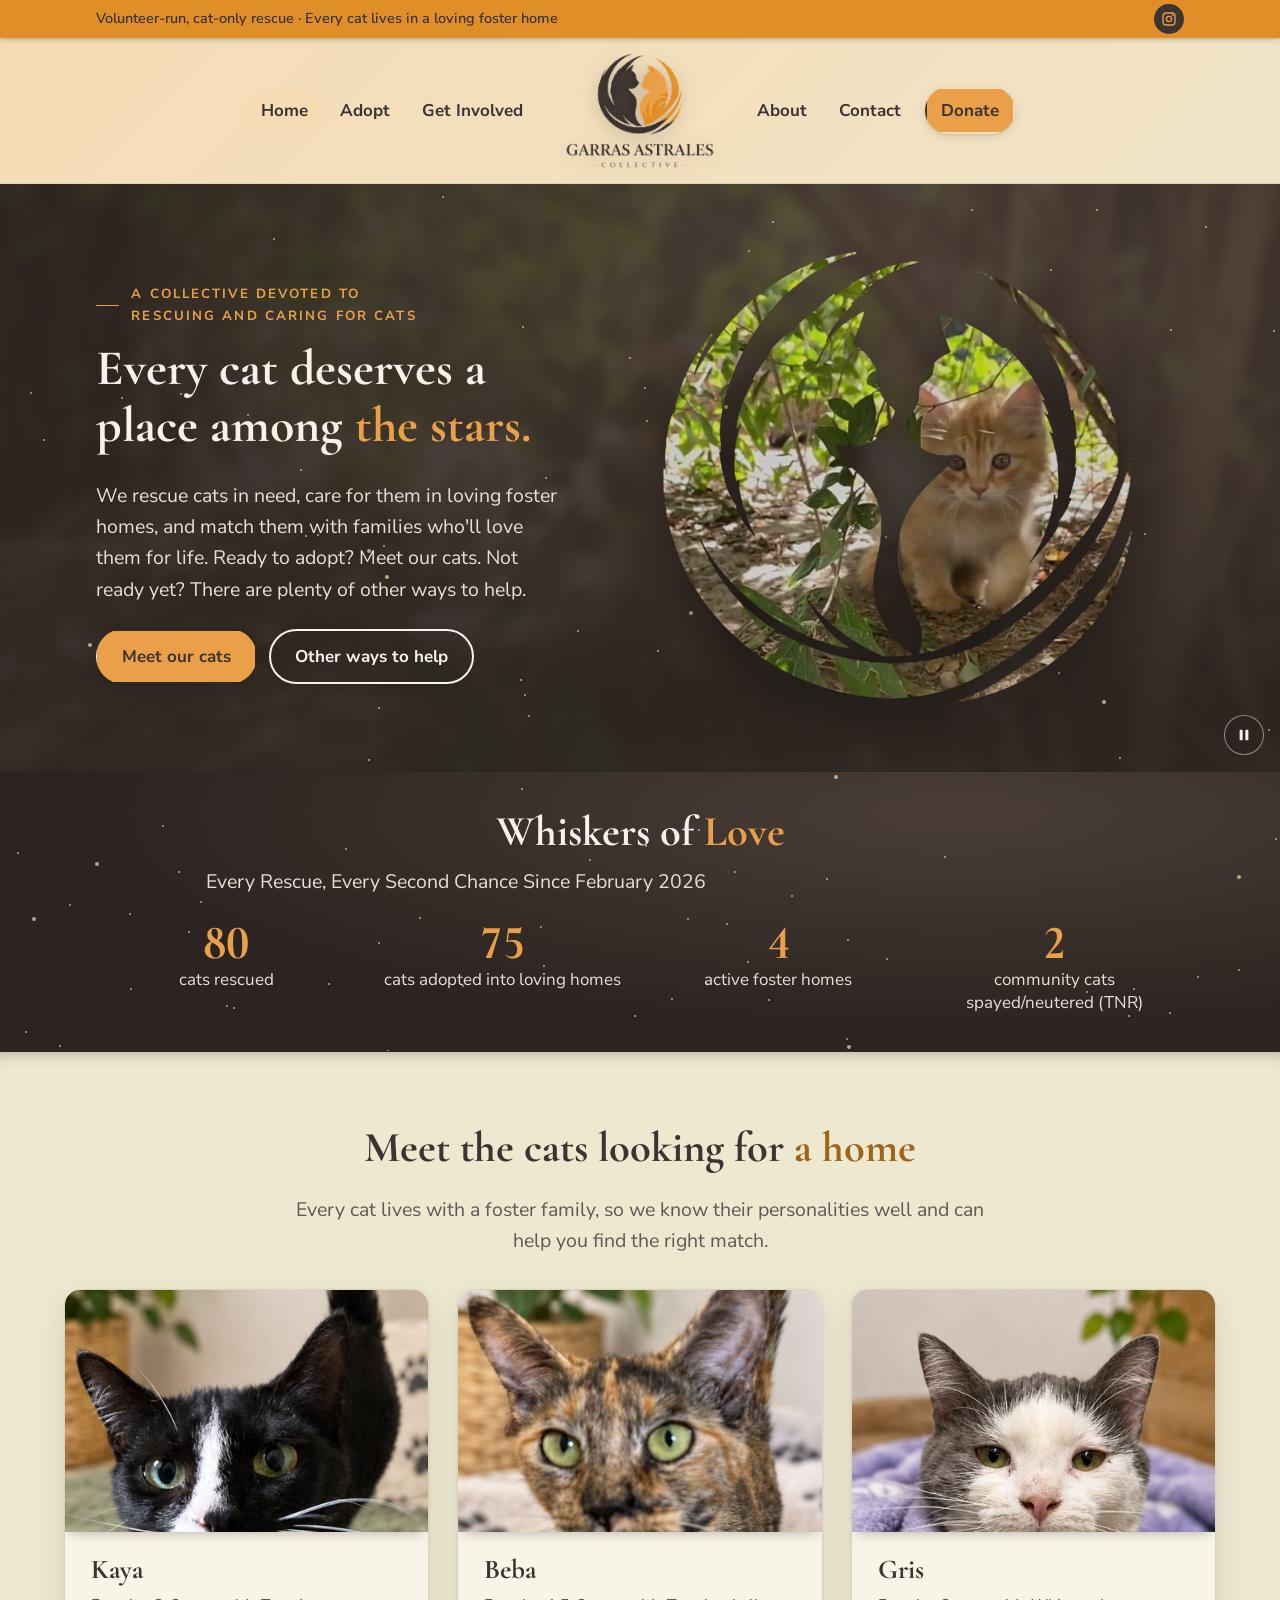
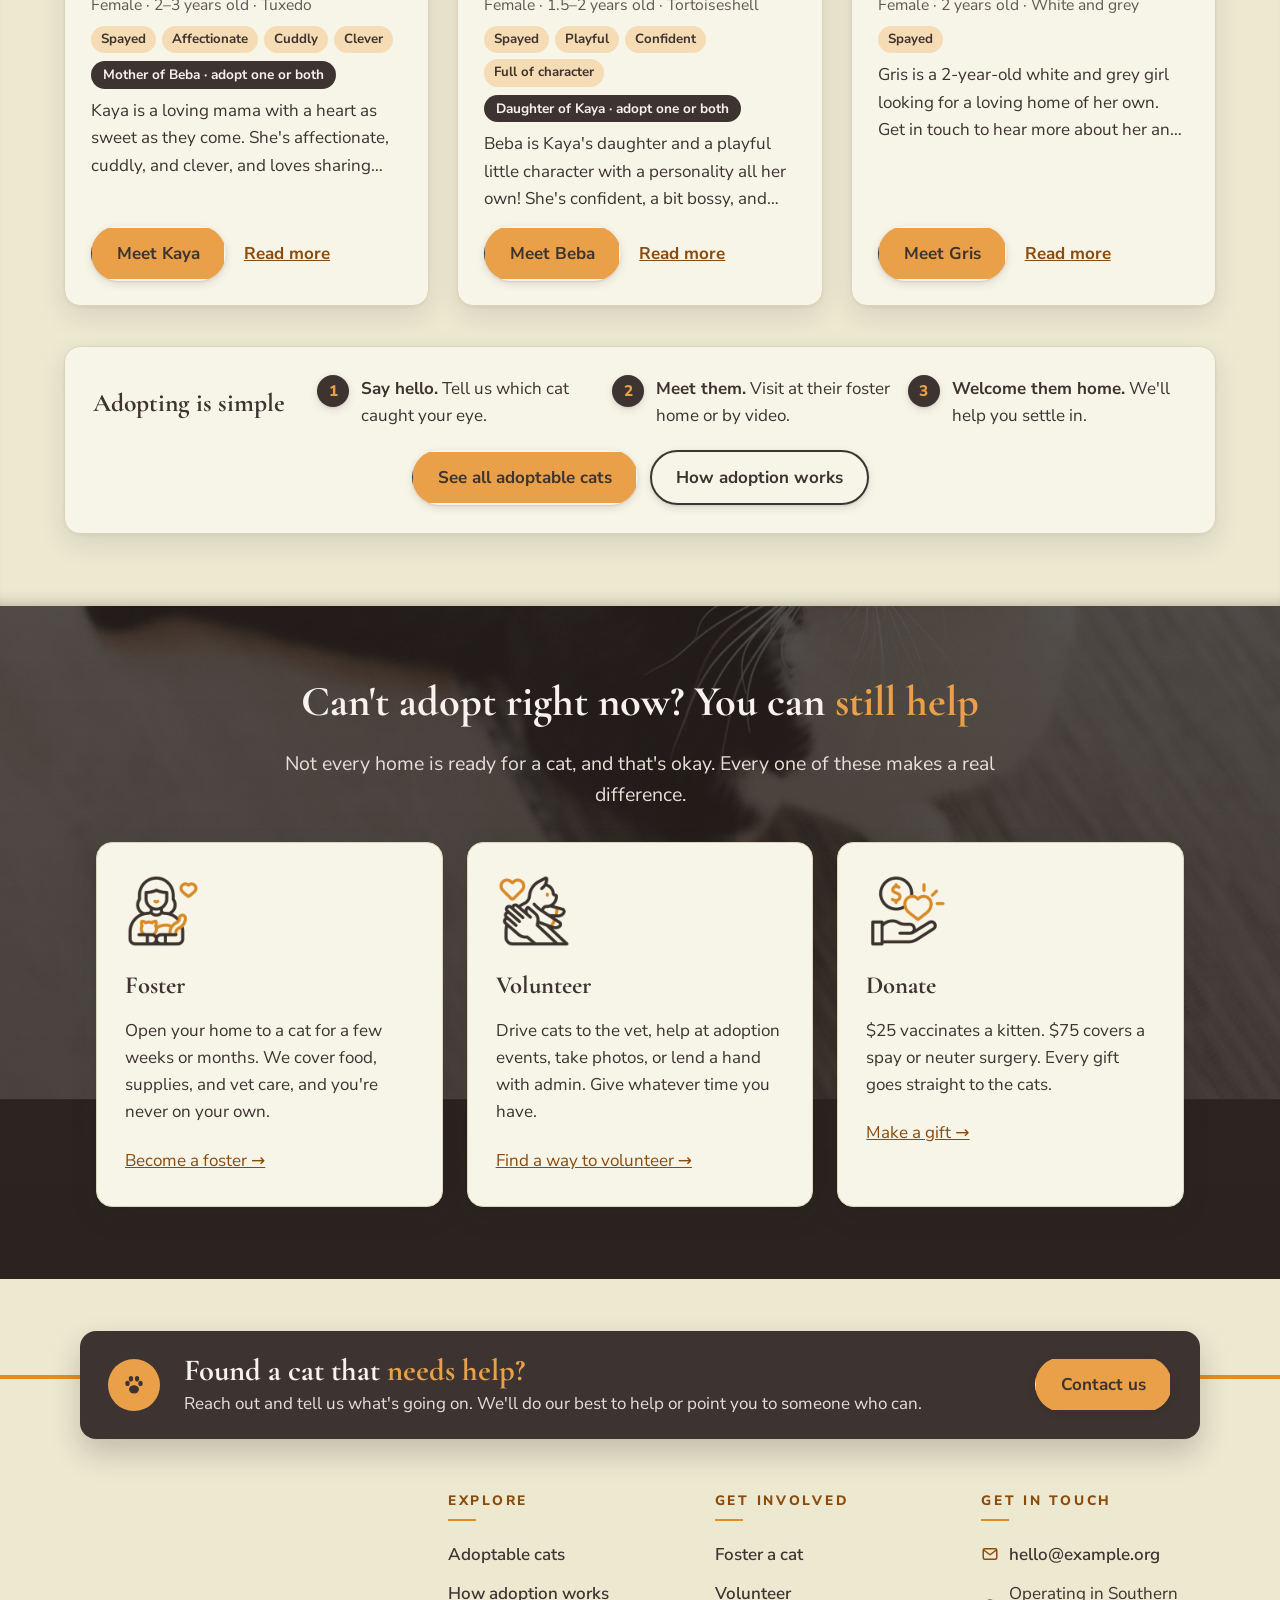
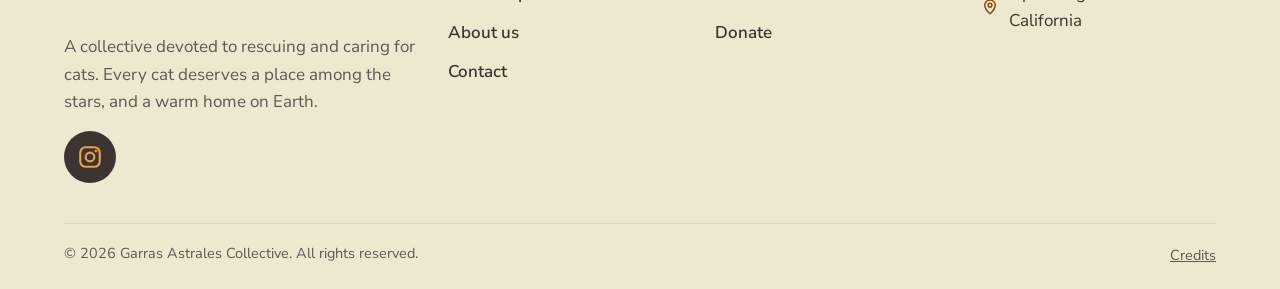
<file: index.html>
<!doctype html>
<html lang="en">
<head>
  <meta charset="utf-8">
  <meta name="viewport" content="width=device-width, initial-scale=1">
  <title>Cat Rescue | Garras Astrales Collective</title>
  <meta name="description" content="Garras Astrales Collective is a volunteer-run, cat-only rescue. Adopt, foster, volunteer, or donate.">
  <link rel="icon" href="assets/favicon.png" type="image/png">
  <link rel="apple-touch-icon" href="assets/logo-mark.png">
  <link rel="preconnect" href="https://fonts.googleapis.com">
  <link rel="preconnect" href="https://fonts.gstatic.com" crossorigin>
  <link href="https://fonts.googleapis.com/css2?family=Cormorant+Garamond:wght@600;700&family=Nunito+Sans:wght@400;700;800&display=swap" rel="stylesheet">
  <link rel="stylesheet" href="css/styles.css">
</head>
<body>
  <a class="skip-link" href="#main">Skip to content</a>
  <aside class="top-bar" aria-label="Site notices">
    <div class="container">
      <p class="top-bar-msg">Volunteer-run, cat-only rescue · Every cat lives in a loving foster home</p>
      <div class="top-bar-actions">
        <a class="top-bar-ig" href="https://www.instagram.com/garrasastrales" target="_blank" rel="noopener" aria-label="Garras Astrales on Instagram (opens in a new tab)"><svg class="ig-icon" viewBox="0 0 24 24" aria-hidden="true" focusable="false"><rect x="3" y="3" width="18" height="18" rx="5" fill="none" stroke="currentColor" stroke-width="2"/><circle cx="12" cy="12" r="4" fill="none" stroke="currentColor" stroke-width="2"/><circle cx="17.5" cy="6.5" r="1.3" fill="currentColor"/></svg></a>
      </div>
    </div>
  </aside>
  <header class="site-header">
    <div class="container">
      <button class="nav-toggle" aria-expanded="false" aria-controls="site-nav">Menu</button>
      <nav class="site-nav" id="site-nav" aria-label="Main">
        <ul class="nav-left">
          <li><a href="index.html" aria-current="page">Home</a></li>
          <li><a href="adopt.html">Adopt</a></li>
          <li><a href="get-involved.html">Get Involved</a></li>
        </ul>
        <a class="brand" href="index.html"><img src="assets/logo-garras-astrales.png" alt="Garras Astrales Collective — home" width="701" height="546"></a>
        <ul class="nav-right">
          <li><a href="about.html">About</a></li>
          <li><a href="contact.html">Contact</a></li>
          <li><a class="btn btn--primary" href="get-involved.html#donate">Donate</a></li>
        </ul>
      </nav>
    </div>
  </header>
  <main id="main">
    <section class="hero-portal">
      <video class="hero-portal-bg" autoplay muted loop playsinline preload="auto" poster="assets/hero-cat-poster.jpg" aria-hidden="true"><source src="assets/hero-cat.mp4" type="video/mp4"></video>
      <div class="stars" aria-hidden="true"></div>
      <div class="container hero-portal-grid">
        <div>
          <p class="eyebrow">A collective devoted to rescuing and caring for cats</p>
          <h1>Every cat deserves a place among <span class="hl">the stars.</span></h1>
          <p class="lead">We rescue cats in need, care for them in loving foster homes, and match them with families who'll love them for life. Ready to adopt? Meet our cats. Not ready yet? There are plenty of other ways to help.</p>
          <div class="btn-row">
            <a class="btn btn--primary" href="adopt.html">Meet our cats</a>
            <a class="btn btn--ghost" href="#help">Other ways to help</a>
          </div>
        </div>
        <div class="portal" aria-hidden="true">
          <video autoplay muted loop playsinline preload="auto" poster="assets/hero-cat-poster.jpg"><source src="assets/hero-cat.mp4" type="video/mp4"></video>
          <div class="portal-shade"></div>
        </div>
      </div>
    </section>

    <section class="section section--alt impact" aria-labelledby="impact-title">
      <div class="stars" aria-hidden="true"></div>
      <div class="container">
        <div class="center">
          <h2 id="impact-title">Whiskers of <span class="hl">Love</span></h2>
          <p class="lead">Every Rescue, Every Second Chance Since February 2026</p>
        </div>
        <div class="stats">
          <div class="stat"><strong>80</strong><span>cats rescued</span></div>
          <div class="stat"><strong>75</strong><span>cats adopted into loving homes</span></div>
          <div class="stat"><strong>4</strong><span>active foster homes</span></div>
          <div class="stat"><strong>2</strong><span>community cats spayed/neutered (TNR)</span></div>
        </div>
      </div>
    </section>

    <section class="section cats-section" aria-labelledby="cats-title">
      <div class="container">
        <div class="center">
          <h2 id="cats-title">Meet the cats looking for <span class="hl">a home</span></h2>
          <p class="lead">Every cat lives with a foster family, so we know their personalities well and can help you find the right match.</p>
        </div>
        <div class="grid grid--3" id="featured-cats" style="margin-top:32px"></div>
        <div class="adopt-path">
          <h3 class="adopt-path-title">Adopting is simple</h3>
          <ol class="adopt-steps">
            <li><strong>Say hello.</strong> Tell us which cat caught your eye.</li>
            <li><strong>Meet them.</strong> Visit at their foster home or by video.</li>
            <li><strong>Welcome them home.</strong> We'll help you settle in.</li>
          </ol>
          <div class="btn-row">
            <a class="btn btn--primary" href="adopt.html">See all adoptable cats</a>
            <a class="btn btn--ghost" href="adopt.html#how-adoption-works">How adoption works</a>
          </div>
        </div>
      </div>
    </section>

    <section class="section help-banner" id="help" aria-labelledby="help-title">
      <div class="help-bg" aria-hidden="true"></div>
      <div class="container">
        <div class="center">
          <h2 id="help-title">Can't adopt right now? You can <span class="hl">still help</span></h2>
          <p class="lead">Not every home is ready for a cat, and that's okay. Every one of these makes a real difference.</p>
        </div>
        <div class="grid grid--3" style="margin-top:32px">
          <div class="card">
            <div class="icon icon--anim" aria-hidden="true"><video autoplay muted loop playsinline preload="auto" poster="assets/icons/foster.png"><source src="assets/icons/foster.mp4" type="video/mp4"></video></div>
            <h3>Foster</h3>
            <p>Open your home to a cat for a few weeks or months. We cover food, supplies, and vet care, and you're never on your own.</p>
            <a href="get-involved.html#foster">Become a foster →</a>
          </div>
          <div class="card">
            <div class="icon icon--anim" aria-hidden="true"><video autoplay muted loop playsinline preload="auto" poster="assets/icons/adopt.png"><source src="assets/icons/adopt.mp4" type="video/mp4"></video></div>
            <h3>Volunteer</h3>
            <p>Drive cats to the vet, help at adoption events, take photos, or lend a hand with admin. Give whatever time you have.</p>
            <a href="get-involved.html#volunteer">Find a way to volunteer →</a>
          </div>
          <div class="card">
            <div class="icon icon--anim" aria-hidden="true"><video autoplay muted loop playsinline preload="auto" poster="assets/icons/donate.png"><source src="assets/icons/donate.mp4" type="video/mp4"></video></div>
            <h3>Donate</h3>
            <p>$25 vaccinates a kitten. $75 covers a spay or neuter surgery. Every gift goes straight to the cats.</p>
            <a href="get-involved.html#donate">Make a gift →</a>
          </div>
        </div>
      </div>
    </section>

  </main>
  <footer class="site-footer">
    <div class="container">
      <div class="footer-help">
        <span class="footer-help-icon" aria-hidden="true"><svg viewBox="0 0 24 24" aria-hidden="true" focusable="false"><ellipse cx="12" cy="16" rx="4.6" ry="3.8" fill="currentColor"/><ellipse cx="6" cy="10.5" rx="2" ry="2.5" fill="currentColor"/><ellipse cx="18" cy="10.5" rx="2" ry="2.5" fill="currentColor"/><ellipse cx="9.2" cy="6.2" rx="2" ry="2.6" fill="currentColor"/><ellipse cx="14.8" cy="6.2" rx="2" ry="2.6" fill="currentColor"/></svg></span>
        <div class="footer-help-text">
          <h2>Found a cat that <span class="hl">needs help?</span></h2>
          <p>Reach out and tell us what's going on. We'll do our best to help or point you to someone who can.</p>
        </div>
        <a class="btn btn--primary" href="contact.html?subject=Found%20a%20cat">Contact us</a>
      </div>
      <div class="footer-grid">
        <div class="footer-brand">
          <img class="footer-logo" src="assets/logo-garras-astrales.png" alt="Garras Astrales Collective" width="701" height="546">
          <p>A collective devoted to rescuing and caring for cats. Every cat deserves a place among the stars, and a warm home on Earth.</p>
          <a class="footer-social" href="https://www.instagram.com/garrasastrales" target="_blank" rel="noopener" aria-label="Garras Astrales on Instagram (opens in a new tab)"><svg viewBox="0 0 24 24" aria-hidden="true" focusable="false"><rect x="3" y="3" width="18" height="18" rx="5" fill="none" stroke="currentColor" stroke-width="2"/><circle cx="12" cy="12" r="4" fill="none" stroke="currentColor" stroke-width="2"/><circle cx="17.5" cy="6.5" r="1.3" fill="currentColor"/></svg></a>
        </div>
        <nav class="footer-col" aria-label="Explore">
          <h2>Explore</h2>
          <ul>
            <li><a href="adopt.html">Adoptable cats</a></li>
            <li><a href="adopt.html#how-adoption-works">How adoption works</a></li>
            <li><a href="about.html">About us</a></li>
            <li><a href="contact.html">Contact</a></li>
          </ul>
        </nav>
        <nav class="footer-col" aria-label="Get involved">
          <h2>Get involved</h2>
          <ul>
            <li><a href="get-involved.html#foster">Foster a cat</a></li>
            <li><a href="get-involved.html#volunteer">Volunteer</a></li>
            <li><a href="get-involved.html#donate">Donate</a></li>
          </ul>
        </nav>
        <div class="footer-col">
          <h2>Get in touch</h2>
          <ul class="footer-contact">
            <li><svg viewBox="0 0 24 24" aria-hidden="true" focusable="false"><rect x="3" y="5" width="18" height="14" rx="2" fill="none" stroke="currentColor" stroke-width="2"/><path d="M4 7l8 6 8-6" fill="none" stroke="currentColor" stroke-width="2" stroke-linecap="round" stroke-linejoin="round"/></svg><a href="mailto:hello@example.org">hello@example.org</a></li>
            <li><svg viewBox="0 0 24 24" aria-hidden="true" focusable="false"><path d="M12 21s-7-6.2-7-11.5A7 7 0 0 1 19 9.5C19 14.8 12 21 12 21z" fill="none" stroke="currentColor" stroke-width="2" stroke-linejoin="round"/><circle cx="12" cy="9.5" r="2.5" fill="none" stroke="currentColor" stroke-width="2"/></svg><span>Operating in Southern California</span></li>
          </ul>
        </div>
      </div>
      <div class="footer-bottom">
        <span>&copy; <span data-year></span> Garras Astrales Collective. All rights reserved.</span>
        <a class="footer-credit" href="credits.html">Credits</a>
      </div>
    </div>
  </footer>
  <script src="js/cats.js"></script>
  <script src="js/main.js"></script>
</body>
</html>
</file>
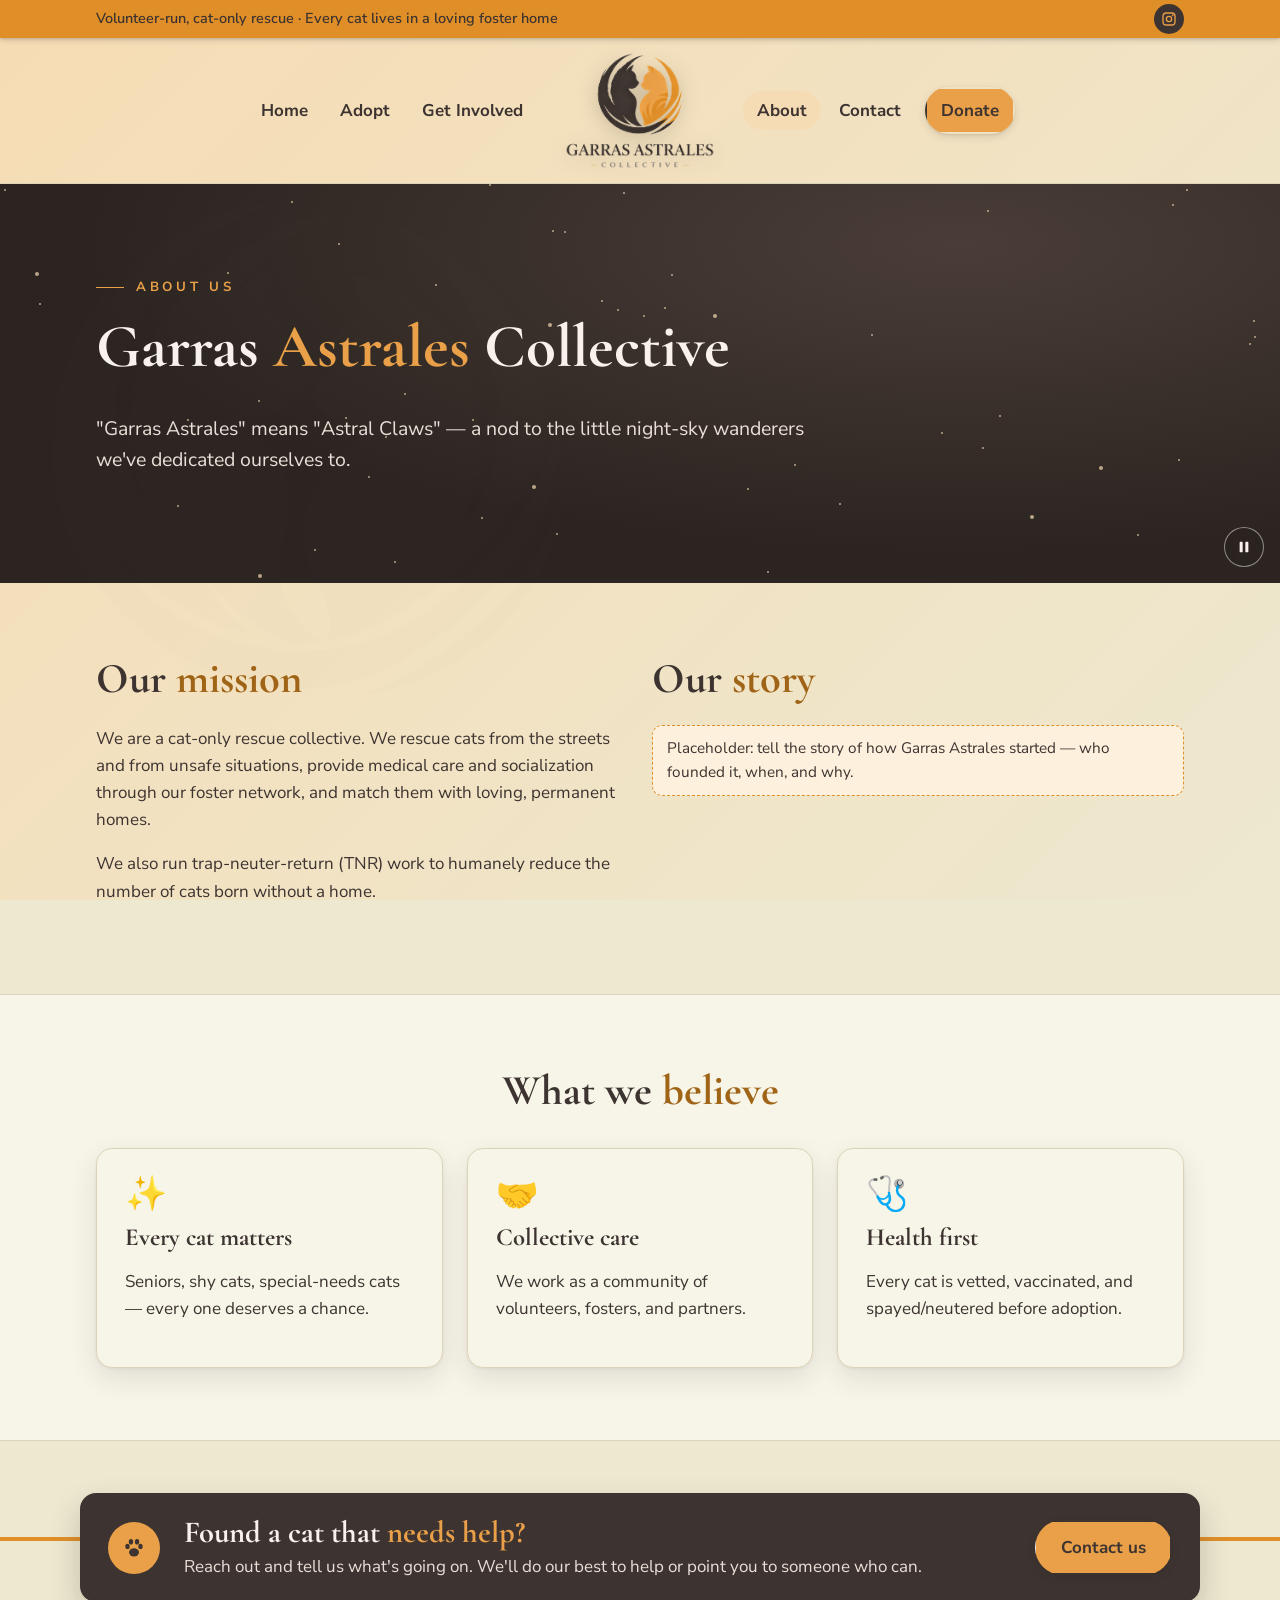
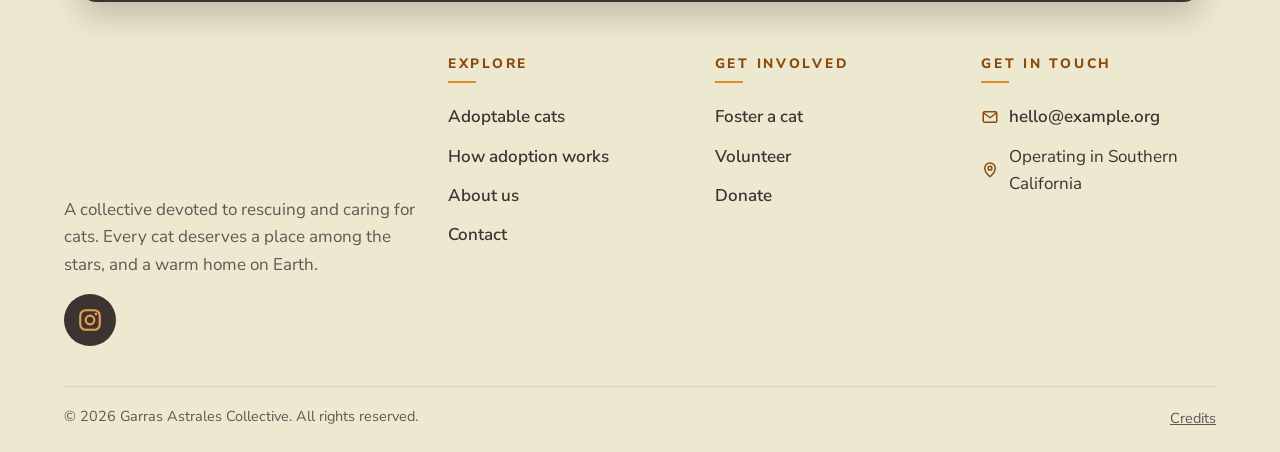
<file: about.html>
<!doctype html>
<html lang="en">
<head>
  <meta charset="utf-8">
  <meta name="viewport" content="width=device-width, initial-scale=1">
  <title>About Us | Garras Astrales Collective</title>
  <meta name="description" content="About Garras Astrales Collective, a cat-only rescue.">
  <link rel="icon" href="assets/favicon.png" type="image/png">
  <link rel="apple-touch-icon" href="assets/logo-mark.png">
  <link rel="preconnect" href="https://fonts.googleapis.com">
  <link rel="preconnect" href="https://fonts.gstatic.com" crossorigin>
  <link href="https://fonts.googleapis.com/css2?family=Cormorant+Garamond:wght@600;700&family=Nunito+Sans:wght@400;700;800&display=swap" rel="stylesheet">
  <link rel="stylesheet" href="css/styles.css">
</head>
<body>
  <a class="skip-link" href="#main">Skip to content</a>
  <aside class="top-bar" aria-label="Site notices">
    <div class="container">
      <p class="top-bar-msg">Volunteer-run, cat-only rescue · Every cat lives in a loving foster home</p>
      <div class="top-bar-actions">
        <a class="top-bar-ig" href="https://www.instagram.com/garrasastrales" target="_blank" rel="noopener" aria-label="Garras Astrales on Instagram (opens in a new tab)"><svg class="ig-icon" viewBox="0 0 24 24" aria-hidden="true" focusable="false"><rect x="3" y="3" width="18" height="18" rx="5" fill="none" stroke="currentColor" stroke-width="2"/><circle cx="12" cy="12" r="4" fill="none" stroke="currentColor" stroke-width="2"/><circle cx="17.5" cy="6.5" r="1.3" fill="currentColor"/></svg></a>
      </div>
    </div>
  </aside>
  <header class="site-header">
    <div class="container">
      <button class="nav-toggle" aria-expanded="false" aria-controls="site-nav">Menu</button>
      <nav class="site-nav" id="site-nav" aria-label="Main">
        <ul class="nav-left">
          <li><a href="index.html">Home</a></li>
          <li><a href="adopt.html">Adopt</a></li>
          <li><a href="get-involved.html">Get Involved</a></li>
        </ul>
        <a class="brand" href="index.html"><img src="assets/logo-garras-astrales.png" alt="Garras Astrales Collective — home" width="701" height="546"></a>
        <ul class="nav-right">
          <li><a href="about.html" aria-current="page">About</a></li>
          <li><a href="contact.html">Contact</a></li>
          <li><a class="btn btn--primary" href="get-involved.html#donate">Donate</a></li>
        </ul>
      </nav>
    </div>
  </header>
  <main id="main">
    <section class="hero page-hero">
      <div class="stars" aria-hidden="true"></div>
      <div class="container">
        <p class="eyebrow">About us</p>
        <h1>Garras <span class="hl">Astrales</span> Collective</h1>
        <p class="lead">"Garras Astrales" means "Astral Claws" — a nod to the little night-sky wanderers we've dedicated ourselves to.</p>
      </div>
    </section>

    <section class="section">
      <div class="container grid grid--2">
        <div>
          <h2>Our <span class="hl">mission</span></h2>
          <p>We are a cat-only rescue collective. We rescue cats from the streets and from unsafe situations, provide medical care and socialization through our foster network, and match them with loving, permanent homes.</p>
          <p>We also run trap-neuter-return (TNR) work to humanely reduce the number of cats born without a home.</p>
        </div>
        <div>
          <h2>Our <span class="hl">story</span></h2>
          <p class="placeholder-note">Placeholder: tell the story of how Garras Astrales started — who founded it, when, and why.</p>
        </div>
      </div>
    </section>

    <section class="section section--alt">
      <div class="container">
        <div class="center"><h2>What we <span class="hl">believe</span></h2></div>
        <div class="grid grid--3" style="margin-top:32px">
          <div class="card"><div class="icon" aria-hidden="true">✨</div><h3>Every cat matters</h3><p>Seniors, shy cats, special-needs cats — every one deserves a chance.</p></div>
          <div class="card"><div class="icon" aria-hidden="true">🤝</div><h3>Collective care</h3><p>We work as a community of volunteers, fosters, and partners.</p></div>
          <div class="card"><div class="icon" aria-hidden="true">🩺</div><h3>Health first</h3><p>Every cat is vetted, vaccinated, and spayed/neutered before adoption.</p></div>
        </div>
      </div>
    </section>
  </main>
  <footer class="site-footer">
    <div class="container">
      <div class="footer-help">
        <span class="footer-help-icon" aria-hidden="true"><svg viewBox="0 0 24 24" aria-hidden="true" focusable="false"><ellipse cx="12" cy="16" rx="4.6" ry="3.8" fill="currentColor"/><ellipse cx="6" cy="10.5" rx="2" ry="2.5" fill="currentColor"/><ellipse cx="18" cy="10.5" rx="2" ry="2.5" fill="currentColor"/><ellipse cx="9.2" cy="6.2" rx="2" ry="2.6" fill="currentColor"/><ellipse cx="14.8" cy="6.2" rx="2" ry="2.6" fill="currentColor"/></svg></span>
        <div class="footer-help-text">
          <h2>Found a cat that <span class="hl">needs help?</span></h2>
          <p>Reach out and tell us what's going on. We'll do our best to help or point you to someone who can.</p>
        </div>
        <a class="btn btn--primary" href="contact.html?subject=Found%20a%20cat">Contact us</a>
      </div>
      <div class="footer-grid">
        <div class="footer-brand">
          <img class="footer-logo" src="assets/logo-garras-astrales.png" alt="Garras Astrales Collective" width="701" height="546">
          <p>A collective devoted to rescuing and caring for cats. Every cat deserves a place among the stars, and a warm home on Earth.</p>
          <a class="footer-social" href="https://www.instagram.com/garrasastrales" target="_blank" rel="noopener" aria-label="Garras Astrales on Instagram (opens in a new tab)"><svg viewBox="0 0 24 24" aria-hidden="true" focusable="false"><rect x="3" y="3" width="18" height="18" rx="5" fill="none" stroke="currentColor" stroke-width="2"/><circle cx="12" cy="12" r="4" fill="none" stroke="currentColor" stroke-width="2"/><circle cx="17.5" cy="6.5" r="1.3" fill="currentColor"/></svg></a>
        </div>
        <nav class="footer-col" aria-label="Explore">
          <h2>Explore</h2>
          <ul>
            <li><a href="adopt.html">Adoptable cats</a></li>
            <li><a href="adopt.html#how-adoption-works">How adoption works</a></li>
            <li><a href="about.html">About us</a></li>
            <li><a href="contact.html">Contact</a></li>
          </ul>
        </nav>
        <nav class="footer-col" aria-label="Get involved">
          <h2>Get involved</h2>
          <ul>
            <li><a href="get-involved.html#foster">Foster a cat</a></li>
            <li><a href="get-involved.html#volunteer">Volunteer</a></li>
            <li><a href="get-involved.html#donate">Donate</a></li>
          </ul>
        </nav>
        <div class="footer-col">
          <h2>Get in touch</h2>
          <ul class="footer-contact">
            <li><svg viewBox="0 0 24 24" aria-hidden="true" focusable="false"><rect x="3" y="5" width="18" height="14" rx="2" fill="none" stroke="currentColor" stroke-width="2"/><path d="M4 7l8 6 8-6" fill="none" stroke="currentColor" stroke-width="2" stroke-linecap="round" stroke-linejoin="round"/></svg><a href="mailto:hello@example.org">hello@example.org</a></li>
            <li><svg viewBox="0 0 24 24" aria-hidden="true" focusable="false"><path d="M12 21s-7-6.2-7-11.5A7 7 0 0 1 19 9.5C19 14.8 12 21 12 21z" fill="none" stroke="currentColor" stroke-width="2" stroke-linejoin="round"/><circle cx="12" cy="9.5" r="2.5" fill="none" stroke="currentColor" stroke-width="2"/></svg><span>Operating in Southern California</span></li>
          </ul>
        </div>
      </div>
      <div class="footer-bottom">
        <span>&copy; <span data-year></span> Garras Astrales Collective. All rights reserved.</span>
        <a class="footer-credit" href="credits.html">Credits</a>
      </div>
    </div>
  </footer>
  <script src="js/main.js"></script>
</body>
</html>
</file>
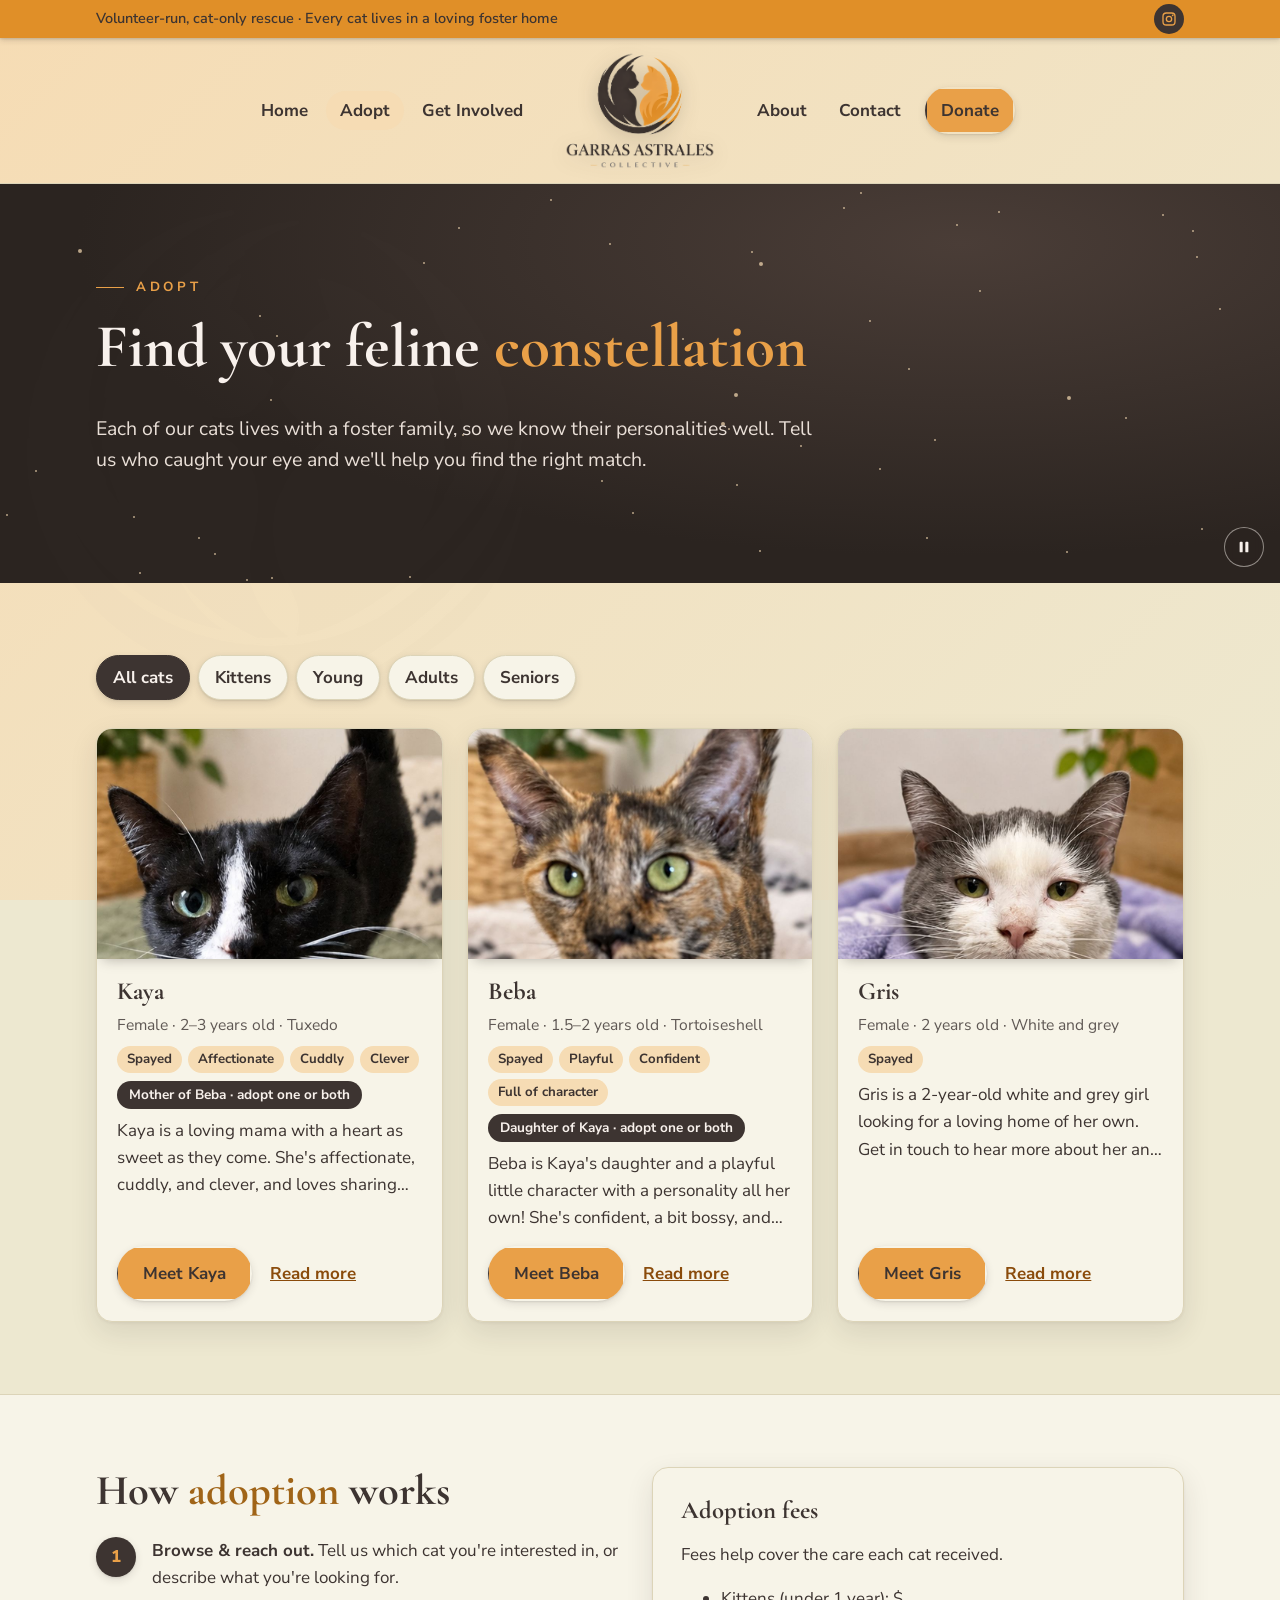
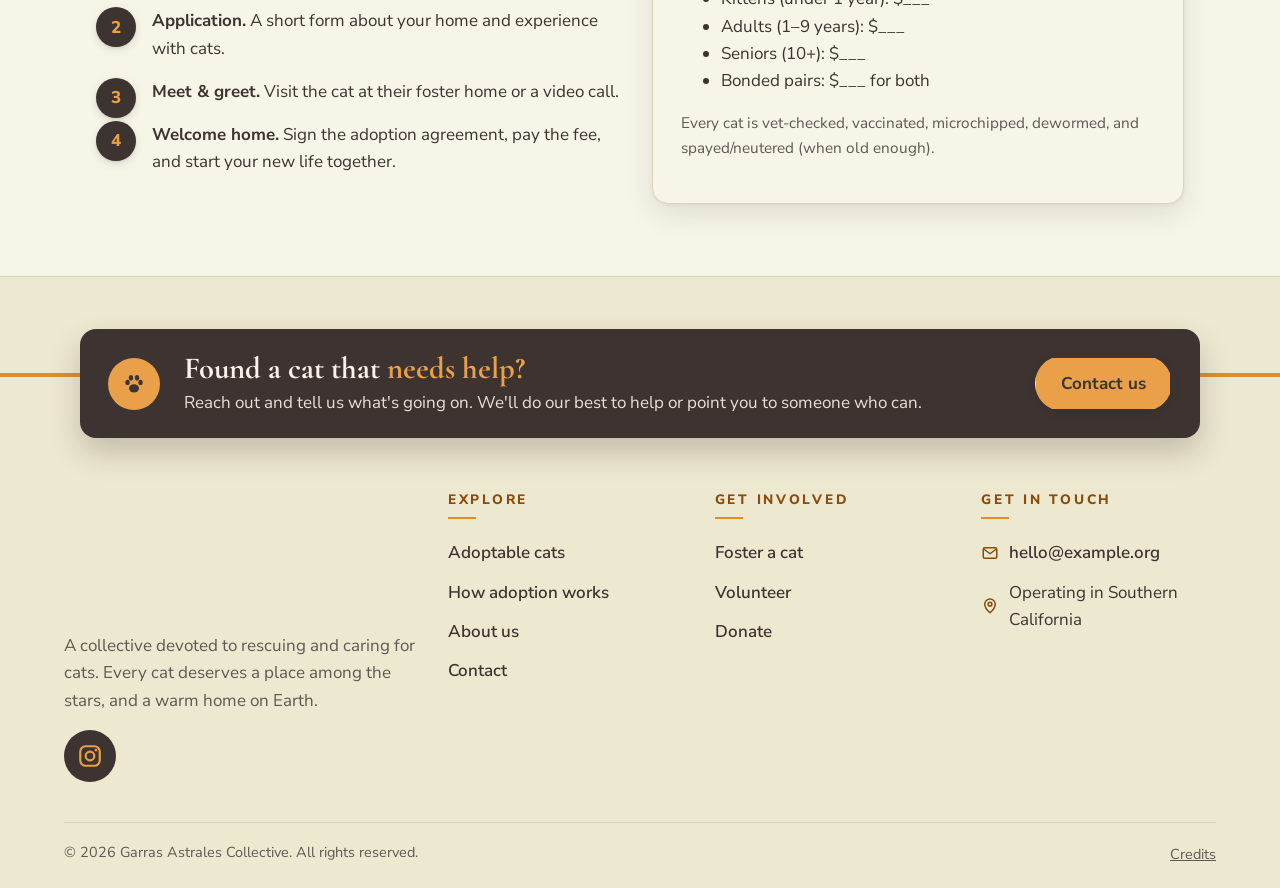
<file: adopt.html>
<!doctype html>
<html lang="en">
<head>
  <meta charset="utf-8">
  <meta name="viewport" content="width=device-width, initial-scale=1">
  <title>Adopt a Cat | Garras Astrales Collective</title>
  <meta name="description" content="Meet the adoptable cats of Garras Astrales Collective.">
  <link rel="icon" href="assets/favicon.png" type="image/png">
  <link rel="apple-touch-icon" href="assets/logo-mark.png">
  <link rel="preconnect" href="https://fonts.googleapis.com">
  <link rel="preconnect" href="https://fonts.gstatic.com" crossorigin>
  <link href="https://fonts.googleapis.com/css2?family=Cormorant+Garamond:wght@600;700&family=Nunito+Sans:wght@400;700;800&display=swap" rel="stylesheet">
  <link rel="stylesheet" href="css/styles.css">
</head>
<body>
  <a class="skip-link" href="#main">Skip to content</a>
  <aside class="top-bar" aria-label="Site notices">
    <div class="container">
      <p class="top-bar-msg">Volunteer-run, cat-only rescue · Every cat lives in a loving foster home</p>
      <div class="top-bar-actions">
        <a class="top-bar-ig" href="https://www.instagram.com/garrasastrales" target="_blank" rel="noopener" aria-label="Garras Astrales on Instagram (opens in a new tab)"><svg class="ig-icon" viewBox="0 0 24 24" aria-hidden="true" focusable="false"><rect x="3" y="3" width="18" height="18" rx="5" fill="none" stroke="currentColor" stroke-width="2"/><circle cx="12" cy="12" r="4" fill="none" stroke="currentColor" stroke-width="2"/><circle cx="17.5" cy="6.5" r="1.3" fill="currentColor"/></svg></a>
      </div>
    </div>
  </aside>
  <header class="site-header">
    <div class="container">
      <button class="nav-toggle" aria-expanded="false" aria-controls="site-nav">Menu</button>
      <nav class="site-nav" id="site-nav" aria-label="Main">
        <ul class="nav-left">
          <li><a href="index.html">Home</a></li>
          <li><a href="adopt.html" aria-current="page">Adopt</a></li>
          <li><a href="get-involved.html">Get Involved</a></li>
        </ul>
        <a class="brand" href="index.html"><img src="assets/logo-garras-astrales.png" alt="Garras Astrales Collective — home" width="701" height="546"></a>
        <ul class="nav-right">
          <li><a href="about.html">About</a></li>
          <li><a href="contact.html">Contact</a></li>
          <li><a class="btn btn--primary" href="get-involved.html#donate">Donate</a></li>
        </ul>
      </nav>
    </div>
  </header>
  <main id="main">
    <section class="hero page-hero">
      <div class="stars" aria-hidden="true"></div>
      <div class="container">
        <p class="eyebrow">Adopt</p>
        <h1>Find your feline <span class="hl">constellation</span></h1>
        <p class="lead">Each of our cats lives with a foster family, so we know their personalities well. Tell us who caught your eye and we'll help you find the right match.</p>
      </div>
    </section>

    <section class="section">
      <div class="container">
        <h2 class="sr-only">Adoptable cats</h2>
        <div class="filters" role="group" aria-label="Filter cats by age">
          <button class="chip" data-filter="all" aria-pressed="true">All cats</button>
          <button class="chip" data-filter="kitten" aria-pressed="false">Kittens</button>
          <button class="chip" data-filter="young" aria-pressed="false">Young</button>
          <button class="chip" data-filter="adult" aria-pressed="false">Adults</button>
          <button class="chip" data-filter="senior" aria-pressed="false">Seniors</button>
        </div>
        <div class="grid grid--3" id="cat-list" aria-live="polite"></div>
      </div>
    </section>

    <section class="section section--alt">
      <div class="container grid grid--2">
        <div>
          <h2 id="how-adoption-works">How <span class="hl">adoption</span> works</h2>
          <ol class="steps">
            <li><strong>Browse &amp; reach out.</strong> Tell us which cat you're interested in, or describe what you're looking for.</li>
            <li><strong>Application.</strong> A short form about your home and experience with cats.</li>
            <li><strong>Meet &amp; greet.</strong> Visit the cat at their foster home or a video call.</li>
            <li><strong>Welcome home.</strong> Sign the adoption agreement, pay the fee, and start your new life together.</li>
          </ol>
        </div>
        <div class="card">
          <h3>Adoption fees</h3>
          <p>Fees help cover the care each cat received.</p>
          <ul>
            <li>Kittens (under 1 year): $___</li>
            <li>Adults (1–9 years): $___</li>
            <li>Seniors (10+): $___</li>
            <li>Bonded pairs: $___ for both</li>
          </ul>
          <p class="form-note">Every cat is vet-checked, vaccinated, microchipped, dewormed, and spayed/neutered (when old enough).</p>
        </div>
      </div>
    </section>
  </main>
  <footer class="site-footer">
    <div class="container">
      <div class="footer-help">
        <span class="footer-help-icon" aria-hidden="true"><svg viewBox="0 0 24 24" aria-hidden="true" focusable="false"><ellipse cx="12" cy="16" rx="4.6" ry="3.8" fill="currentColor"/><ellipse cx="6" cy="10.5" rx="2" ry="2.5" fill="currentColor"/><ellipse cx="18" cy="10.5" rx="2" ry="2.5" fill="currentColor"/><ellipse cx="9.2" cy="6.2" rx="2" ry="2.6" fill="currentColor"/><ellipse cx="14.8" cy="6.2" rx="2" ry="2.6" fill="currentColor"/></svg></span>
        <div class="footer-help-text">
          <h2>Found a cat that <span class="hl">needs help?</span></h2>
          <p>Reach out and tell us what's going on. We'll do our best to help or point you to someone who can.</p>
        </div>
        <a class="btn btn--primary" href="contact.html?subject=Found%20a%20cat">Contact us</a>
      </div>
      <div class="footer-grid">
        <div class="footer-brand">
          <img class="footer-logo" src="assets/logo-garras-astrales.png" alt="Garras Astrales Collective" width="701" height="546">
          <p>A collective devoted to rescuing and caring for cats. Every cat deserves a place among the stars, and a warm home on Earth.</p>
          <a class="footer-social" href="https://www.instagram.com/garrasastrales" target="_blank" rel="noopener" aria-label="Garras Astrales on Instagram (opens in a new tab)"><svg viewBox="0 0 24 24" aria-hidden="true" focusable="false"><rect x="3" y="3" width="18" height="18" rx="5" fill="none" stroke="currentColor" stroke-width="2"/><circle cx="12" cy="12" r="4" fill="none" stroke="currentColor" stroke-width="2"/><circle cx="17.5" cy="6.5" r="1.3" fill="currentColor"/></svg></a>
        </div>
        <nav class="footer-col" aria-label="Explore">
          <h2>Explore</h2>
          <ul>
            <li><a href="adopt.html">Adoptable cats</a></li>
            <li><a href="adopt.html#how-adoption-works">How adoption works</a></li>
            <li><a href="about.html">About us</a></li>
            <li><a href="contact.html">Contact</a></li>
          </ul>
        </nav>
        <nav class="footer-col" aria-label="Get involved">
          <h2>Get involved</h2>
          <ul>
            <li><a href="get-involved.html#foster">Foster a cat</a></li>
            <li><a href="get-involved.html#volunteer">Volunteer</a></li>
            <li><a href="get-involved.html#donate">Donate</a></li>
          </ul>
        </nav>
        <div class="footer-col">
          <h2>Get in touch</h2>
          <ul class="footer-contact">
            <li><svg viewBox="0 0 24 24" aria-hidden="true" focusable="false"><rect x="3" y="5" width="18" height="14" rx="2" fill="none" stroke="currentColor" stroke-width="2"/><path d="M4 7l8 6 8-6" fill="none" stroke="currentColor" stroke-width="2" stroke-linecap="round" stroke-linejoin="round"/></svg><a href="mailto:hello@example.org">hello@example.org</a></li>
            <li><svg viewBox="0 0 24 24" aria-hidden="true" focusable="false"><path d="M12 21s-7-6.2-7-11.5A7 7 0 0 1 19 9.5C19 14.8 12 21 12 21z" fill="none" stroke="currentColor" stroke-width="2" stroke-linejoin="round"/><circle cx="12" cy="9.5" r="2.5" fill="none" stroke="currentColor" stroke-width="2"/></svg><span>Operating in Southern California</span></li>
          </ul>
        </div>
      </div>
      <div class="footer-bottom">
        <span>&copy; <span data-year></span> Garras Astrales Collective. All rights reserved.</span>
        <a class="footer-credit" href="credits.html">Credits</a>
      </div>
    </div>
  </footer>
  <script src="js/cats.js"></script>
  <script src="js/main.js"></script>
</body>
</html>
</file>
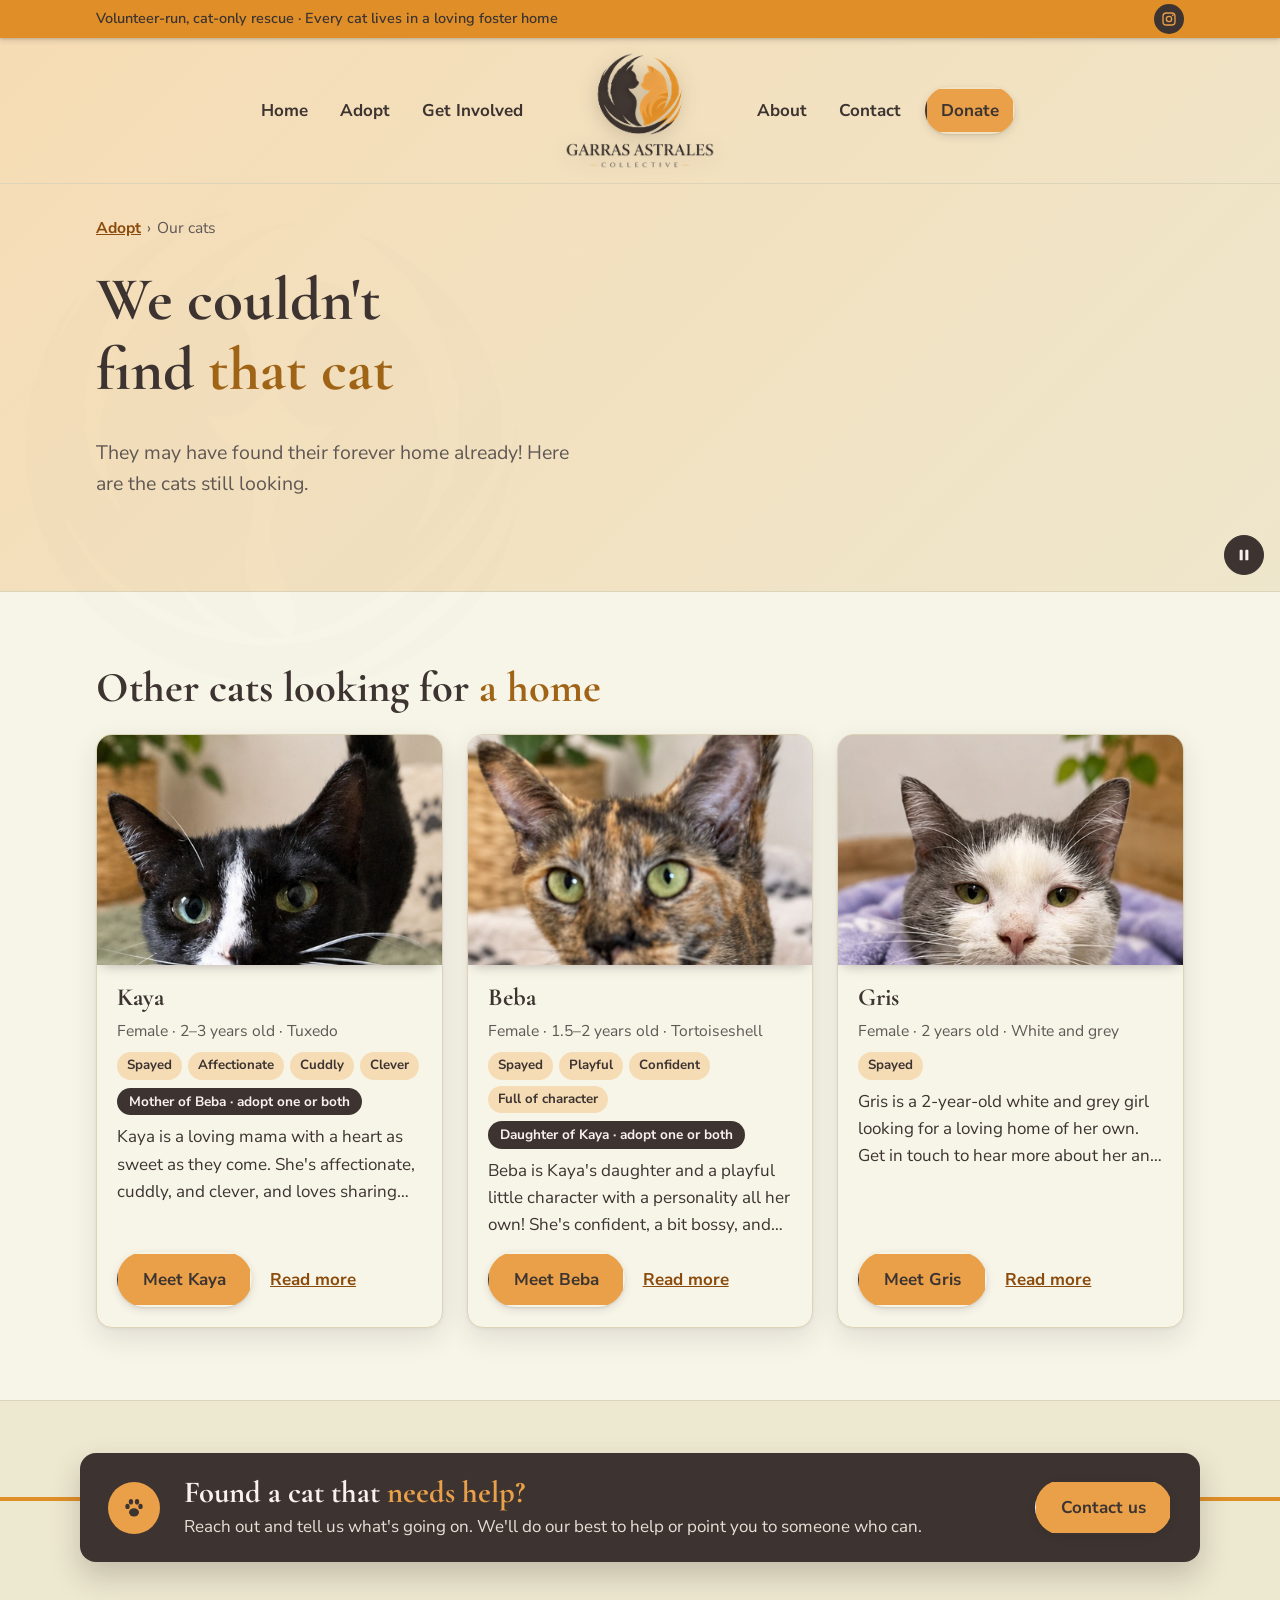
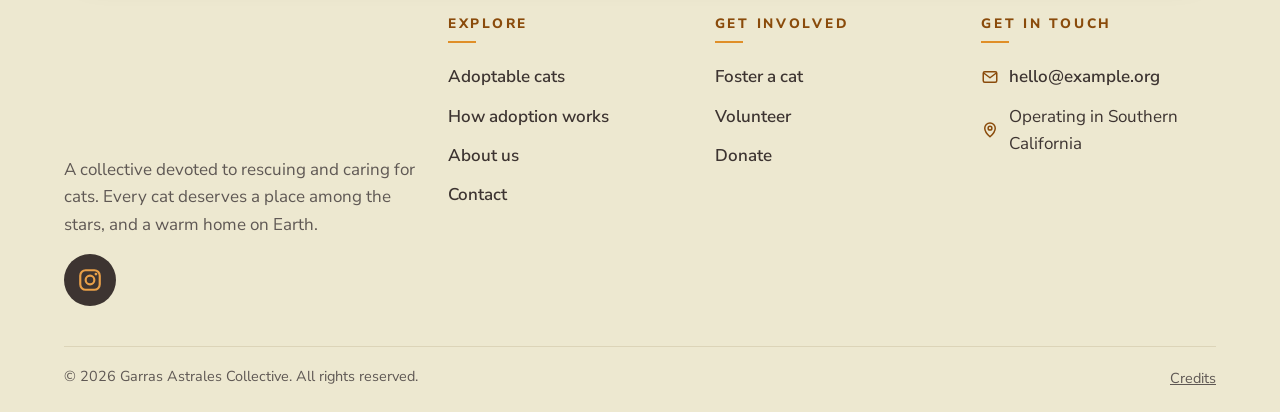
<file: cat.html>
<!doctype html>
<html lang="en">
<head>
  <meta charset="utf-8">
  <meta name="viewport" content="width=device-width, initial-scale=1">
  <title>Meet Our Cats | Garras Astrales Collective</title>
  <meta name="description" content="Meet a cat looking for a home with Garras Astrales Collective.">
  <link rel="icon" href="assets/favicon.png" type="image/png">
  <link rel="apple-touch-icon" href="assets/logo-mark.png">
  <link rel="preconnect" href="https://fonts.googleapis.com">
  <link rel="preconnect" href="https://fonts.gstatic.com" crossorigin>
  <link href="https://fonts.googleapis.com/css2?family=Cormorant+Garamond:wght@600;700&family=Nunito+Sans:wght@400;700;800&display=swap" rel="stylesheet">
  <link rel="stylesheet" href="css/styles.css">
</head>
<body>
  <a class="skip-link" href="#main">Skip to content</a>
  <aside class="top-bar" aria-label="Site notices">
    <div class="container">
      <p class="top-bar-msg">Volunteer-run, cat-only rescue · Every cat lives in a loving foster home</p>
      <div class="top-bar-actions">
        <a class="top-bar-ig" href="https://www.instagram.com/garrasastrales" target="_blank" rel="noopener" aria-label="Garras Astrales on Instagram (opens in a new tab)"><svg class="ig-icon" viewBox="0 0 24 24" aria-hidden="true" focusable="false"><rect x="3" y="3" width="18" height="18" rx="5" fill="none" stroke="currentColor" stroke-width="2"/><circle cx="12" cy="12" r="4" fill="none" stroke="currentColor" stroke-width="2"/><circle cx="17.5" cy="6.5" r="1.3" fill="currentColor"/></svg></a>
      </div>
    </div>
  </aside>
  <header class="site-header">
    <div class="container">
      <button class="nav-toggle" aria-expanded="false" aria-controls="site-nav">Menu</button>
      <nav class="site-nav" id="site-nav" aria-label="Main">
        <ul class="nav-left">
          <li><a href="index.html">Home</a></li>
          <li><a href="adopt.html">Adopt</a></li>
          <li><a href="get-involved.html">Get Involved</a></li>
        </ul>
        <a class="brand" href="index.html"><img src="assets/logo-garras-astrales.png" alt="Garras Astrales Collective — home" width="701" height="546"></a>
        <ul class="nav-right">
          <li><a href="about.html">About</a></li>
          <li><a href="contact.html">Contact</a></li>
          <li><a class="btn btn--primary" href="get-involved.html#donate">Donate</a></li>
        </ul>
      </nav>
    </div>
  </header>
  <main id="main">
    <section class="section cat-hero">
      <div class="container">
        <nav class="breadcrumb" aria-label="Breadcrumb">
          <ol>
            <li><a href="adopt.html">Adopt</a></li>
            <li><span aria-current="page" id="crumb-name">Our cats</span></li>
          </ol>
        </nav>
        <div id="cat-profile" class="cat-profile"></div>
      </div>
    </section>

    <section class="section section--alt" id="other-cats-section">
      <div class="container">
        <h2>Other cats looking for <span class="hl">a home</span></h2>
        <div class="grid grid--3" id="other-cats"></div>
      </div>
    </section>
  </main>
  <footer class="site-footer">
    <div class="container">
      <div class="footer-help">
        <span class="footer-help-icon" aria-hidden="true"><svg viewBox="0 0 24 24" aria-hidden="true" focusable="false"><ellipse cx="12" cy="16" rx="4.6" ry="3.8" fill="currentColor"/><ellipse cx="6" cy="10.5" rx="2" ry="2.5" fill="currentColor"/><ellipse cx="18" cy="10.5" rx="2" ry="2.5" fill="currentColor"/><ellipse cx="9.2" cy="6.2" rx="2" ry="2.6" fill="currentColor"/><ellipse cx="14.8" cy="6.2" rx="2" ry="2.6" fill="currentColor"/></svg></span>
        <div class="footer-help-text">
          <h2>Found a cat that <span class="hl">needs help?</span></h2>
          <p>Reach out and tell us what's going on. We'll do our best to help or point you to someone who can.</p>
        </div>
        <a class="btn btn--primary" href="contact.html?subject=Found%20a%20cat">Contact us</a>
      </div>
      <div class="footer-grid">
        <div class="footer-brand">
          <img class="footer-logo" src="assets/logo-garras-astrales.png" alt="Garras Astrales Collective" width="701" height="546">
          <p>A collective devoted to rescuing and caring for cats. Every cat deserves a place among the stars, and a warm home on Earth.</p>
          <a class="footer-social" href="https://www.instagram.com/garrasastrales" target="_blank" rel="noopener" aria-label="Garras Astrales on Instagram (opens in a new tab)"><svg viewBox="0 0 24 24" aria-hidden="true" focusable="false"><rect x="3" y="3" width="18" height="18" rx="5" fill="none" stroke="currentColor" stroke-width="2"/><circle cx="12" cy="12" r="4" fill="none" stroke="currentColor" stroke-width="2"/><circle cx="17.5" cy="6.5" r="1.3" fill="currentColor"/></svg></a>
        </div>
        <nav class="footer-col" aria-label="Explore">
          <h2>Explore</h2>
          <ul>
            <li><a href="adopt.html">Adoptable cats</a></li>
            <li><a href="adopt.html#how-adoption-works">How adoption works</a></li>
            <li><a href="about.html">About us</a></li>
            <li><a href="contact.html">Contact</a></li>
          </ul>
        </nav>
        <nav class="footer-col" aria-label="Get involved">
          <h2>Get involved</h2>
          <ul>
            <li><a href="get-involved.html#foster">Foster a cat</a></li>
            <li><a href="get-involved.html#volunteer">Volunteer</a></li>
            <li><a href="get-involved.html#donate">Donate</a></li>
          </ul>
        </nav>
        <div class="footer-col">
          <h2>Get in touch</h2>
          <ul class="footer-contact">
            <li><svg viewBox="0 0 24 24" aria-hidden="true" focusable="false"><rect x="3" y="5" width="18" height="14" rx="2" fill="none" stroke="currentColor" stroke-width="2"/><path d="M4 7l8 6 8-6" fill="none" stroke="currentColor" stroke-width="2" stroke-linecap="round" stroke-linejoin="round"/></svg><a href="mailto:hello@example.org">hello@example.org</a></li>
            <li><svg viewBox="0 0 24 24" aria-hidden="true" focusable="false"><path d="M12 21s-7-6.2-7-11.5A7 7 0 0 1 19 9.5C19 14.8 12 21 12 21z" fill="none" stroke="currentColor" stroke-width="2" stroke-linejoin="round"/><circle cx="12" cy="9.5" r="2.5" fill="none" stroke="currentColor" stroke-width="2"/></svg><span>Operating in Southern California</span></li>
          </ul>
        </div>
      </div>
      <div class="footer-bottom">
        <span>&copy; <span data-year></span> Garras Astrales Collective. All rights reserved.</span>
        <a class="footer-credit" href="credits.html">Credits</a>
      </div>
    </div>
  </footer>
  <script src="js/cats.js"></script>
  <script src="js/main.js"></script>
</body>
</html>
</file>
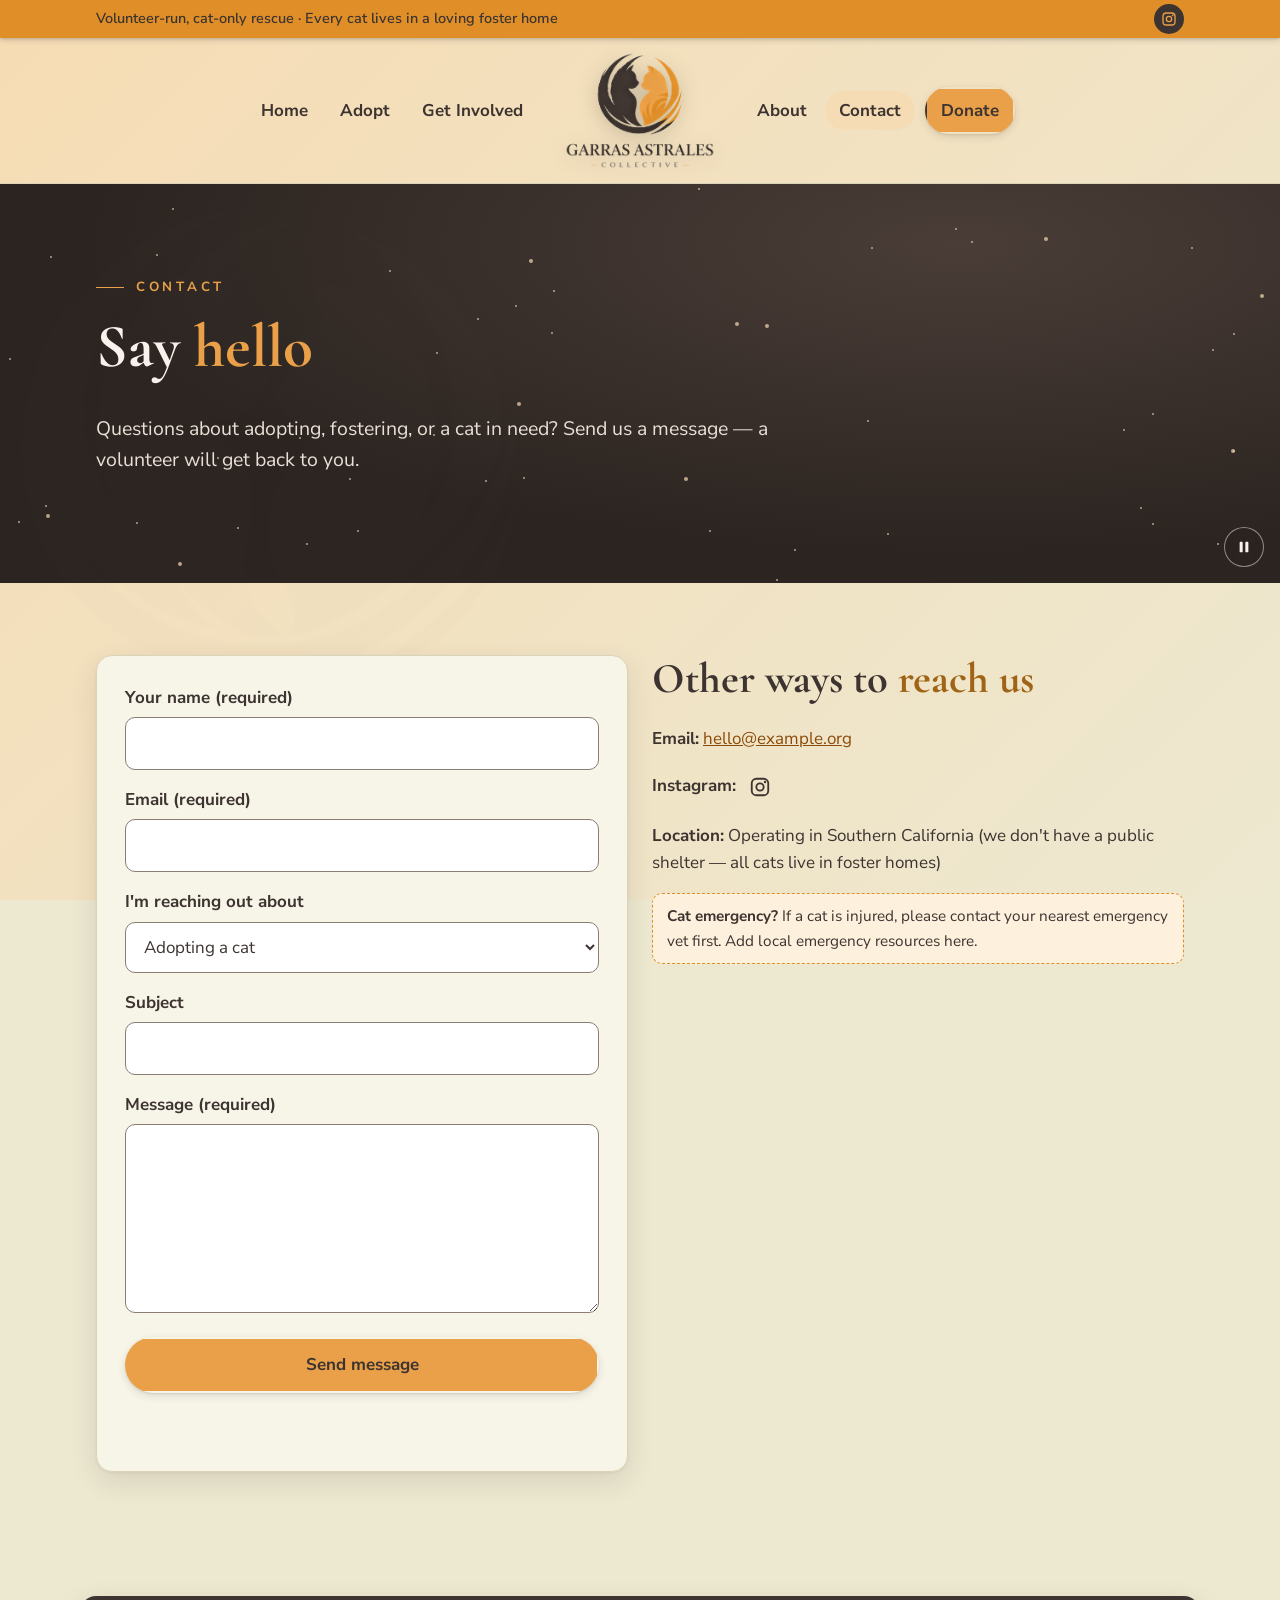
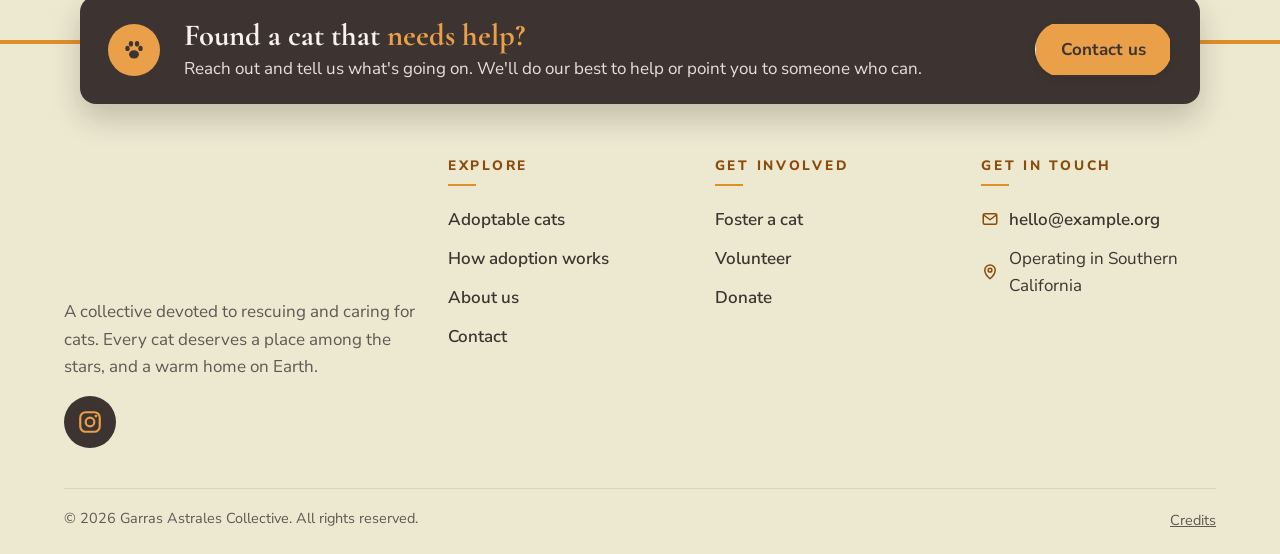
<file: contact.html>
<!doctype html>
<html lang="en">
<head>
  <meta charset="utf-8">
  <meta name="viewport" content="width=device-width, initial-scale=1">
  <title>Contact | Garras Astrales Collective</title>
  <meta name="description" content="Contact Garras Astrales Collective.">
  <link rel="icon" href="assets/favicon.png" type="image/png">
  <link rel="apple-touch-icon" href="assets/logo-mark.png">
  <link rel="preconnect" href="https://fonts.googleapis.com">
  <link rel="preconnect" href="https://fonts.gstatic.com" crossorigin>
  <link href="https://fonts.googleapis.com/css2?family=Cormorant+Garamond:wght@600;700&family=Nunito+Sans:wght@400;700;800&display=swap" rel="stylesheet">
  <link rel="stylesheet" href="css/styles.css">
</head>
<body>
  <a class="skip-link" href="#main">Skip to content</a>
  <aside class="top-bar" aria-label="Site notices">
    <div class="container">
      <p class="top-bar-msg">Volunteer-run, cat-only rescue · Every cat lives in a loving foster home</p>
      <div class="top-bar-actions">
        <a class="top-bar-ig" href="https://www.instagram.com/garrasastrales" target="_blank" rel="noopener" aria-label="Garras Astrales on Instagram (opens in a new tab)"><svg class="ig-icon" viewBox="0 0 24 24" aria-hidden="true" focusable="false"><rect x="3" y="3" width="18" height="18" rx="5" fill="none" stroke="currentColor" stroke-width="2"/><circle cx="12" cy="12" r="4" fill="none" stroke="currentColor" stroke-width="2"/><circle cx="17.5" cy="6.5" r="1.3" fill="currentColor"/></svg></a>
      </div>
    </div>
  </aside>
  <header class="site-header">
    <div class="container">
      <button class="nav-toggle" aria-expanded="false" aria-controls="site-nav">Menu</button>
      <nav class="site-nav" id="site-nav" aria-label="Main">
        <ul class="nav-left">
          <li><a href="index.html">Home</a></li>
          <li><a href="adopt.html">Adopt</a></li>
          <li><a href="get-involved.html">Get Involved</a></li>
        </ul>
        <a class="brand" href="index.html"><img src="assets/logo-garras-astrales.png" alt="Garras Astrales Collective — home" width="701" height="546"></a>
        <ul class="nav-right">
          <li><a href="about.html">About</a></li>
          <li><a href="contact.html" aria-current="page">Contact</a></li>
          <li><a class="btn btn--primary" href="get-involved.html#donate">Donate</a></li>
        </ul>
      </nav>
    </div>
  </header>
  <main id="main">
    <section class="hero page-hero">
      <div class="stars" aria-hidden="true"></div>
      <div class="container">
        <p class="eyebrow">Contact</p>
        <h1>Say <span class="hl">hello</span></h1>
        <p class="lead">Questions about adopting, fostering, or a cat in need? Send us a message — a volunteer will get back to you.</p>
      </div>
    </section>

    <section class="section">
      <div class="container grid grid--2">
        <form id="contact-form" class="card" action="contact.php" method="post">
          <div class="hp" aria-hidden="true"><label for="website">Leave this empty</label><input id="website" name="website" tabindex="-1" autocomplete="off"></div>
          <input type="hidden" name="started" value="">
          <div><label for="name">Your name <span class="req">(required)</span></label><input id="name" name="name" required autocomplete="name"></div>
          <div><label for="email">Email <span class="req">(required)</span></label><input id="email" name="email" type="email" required autocomplete="email"></div>
          <div>
            <label for="topic">I'm reaching out about</label>
            <select id="topic" name="topic">
              <option>Adopting a cat</option>
              <option>Fostering</option>
              <option>Volunteering</option>
              <option>A cat that needs help</option>
              <option>Donations</option>
              <option>Something else</option>
            </select>
          </div>
          <div><label for="subject">Subject</label><input id="subject" name="subject"></div>
          <div><label for="message">Message <span class="req">(required)</span></label><textarea id="message" name="message" rows="6" required></textarea></div>
          <button class="btn btn--primary" type="submit">Send message</button>
          <p id="form-status" class="form-status" role="status"></p>
        </form>
        <div>
          <h2>Other ways to <span class="hl">reach us</span></h2>
          <p><strong>Email:</strong> <a href="mailto:hello@example.org">hello@example.org</a></p>
          <p class="contact-ig"><strong>Instagram:</strong> <a class="social-ig" href="https://www.instagram.com/garrasastrales" target="_blank" rel="noopener" aria-label="Garras Astrales on Instagram (opens in a new tab)"><svg viewBox="0 0 24 24" aria-hidden="true" focusable="false"><rect x="3" y="3" width="18" height="18" rx="5" fill="none" stroke="currentColor" stroke-width="2"/><circle cx="12" cy="12" r="4" fill="none" stroke="currentColor" stroke-width="2"/><circle cx="17.5" cy="6.5" r="1.3" fill="currentColor"/></svg></a></p>
          <p><strong>Location:</strong> Operating in Southern California (we don't have a public shelter — all cats live in foster homes)</p>
          <div class="placeholder-note">
            <strong>Cat emergency?</strong> If a cat is injured, please contact your nearest emergency vet first. Add local emergency resources here.
          </div>
        </div>
      </div>
    </section>
  </main>
  <footer class="site-footer">
    <div class="container">
      <div class="footer-help">
        <span class="footer-help-icon" aria-hidden="true"><svg viewBox="0 0 24 24" aria-hidden="true" focusable="false"><ellipse cx="12" cy="16" rx="4.6" ry="3.8" fill="currentColor"/><ellipse cx="6" cy="10.5" rx="2" ry="2.5" fill="currentColor"/><ellipse cx="18" cy="10.5" rx="2" ry="2.5" fill="currentColor"/><ellipse cx="9.2" cy="6.2" rx="2" ry="2.6" fill="currentColor"/><ellipse cx="14.8" cy="6.2" rx="2" ry="2.6" fill="currentColor"/></svg></span>
        <div class="footer-help-text">
          <h2>Found a cat that <span class="hl">needs help?</span></h2>
          <p>Reach out and tell us what's going on. We'll do our best to help or point you to someone who can.</p>
        </div>
        <a class="btn btn--primary" href="contact.html?subject=Found%20a%20cat">Contact us</a>
      </div>
      <div class="footer-grid">
        <div class="footer-brand">
          <img class="footer-logo" src="assets/logo-garras-astrales.png" alt="Garras Astrales Collective" width="701" height="546">
          <p>A collective devoted to rescuing and caring for cats. Every cat deserves a place among the stars, and a warm home on Earth.</p>
          <a class="footer-social" href="https://www.instagram.com/garrasastrales" target="_blank" rel="noopener" aria-label="Garras Astrales on Instagram (opens in a new tab)"><svg viewBox="0 0 24 24" aria-hidden="true" focusable="false"><rect x="3" y="3" width="18" height="18" rx="5" fill="none" stroke="currentColor" stroke-width="2"/><circle cx="12" cy="12" r="4" fill="none" stroke="currentColor" stroke-width="2"/><circle cx="17.5" cy="6.5" r="1.3" fill="currentColor"/></svg></a>
        </div>
        <nav class="footer-col" aria-label="Explore">
          <h2>Explore</h2>
          <ul>
            <li><a href="adopt.html">Adoptable cats</a></li>
            <li><a href="adopt.html#how-adoption-works">How adoption works</a></li>
            <li><a href="about.html">About us</a></li>
            <li><a href="contact.html">Contact</a></li>
          </ul>
        </nav>
        <nav class="footer-col" aria-label="Get involved">
          <h2>Get involved</h2>
          <ul>
            <li><a href="get-involved.html#foster">Foster a cat</a></li>
            <li><a href="get-involved.html#volunteer">Volunteer</a></li>
            <li><a href="get-involved.html#donate">Donate</a></li>
          </ul>
        </nav>
        <div class="footer-col">
          <h2>Get in touch</h2>
          <ul class="footer-contact">
            <li><svg viewBox="0 0 24 24" aria-hidden="true" focusable="false"><rect x="3" y="5" width="18" height="14" rx="2" fill="none" stroke="currentColor" stroke-width="2"/><path d="M4 7l8 6 8-6" fill="none" stroke="currentColor" stroke-width="2" stroke-linecap="round" stroke-linejoin="round"/></svg><a href="mailto:hello@example.org">hello@example.org</a></li>
            <li><svg viewBox="0 0 24 24" aria-hidden="true" focusable="false"><path d="M12 21s-7-6.2-7-11.5A7 7 0 0 1 19 9.5C19 14.8 12 21 12 21z" fill="none" stroke="currentColor" stroke-width="2" stroke-linejoin="round"/><circle cx="12" cy="9.5" r="2.5" fill="none" stroke="currentColor" stroke-width="2"/></svg><span>Operating in Southern California</span></li>
          </ul>
        </div>
      </div>
      <div class="footer-bottom">
        <span>&copy; <span data-year></span> Garras Astrales Collective. All rights reserved.</span>
        <a class="footer-credit" href="credits.html">Credits</a>
      </div>
    </div>
  </footer>
  <script src="js/main.js"></script>
</body>
</html>
</file>
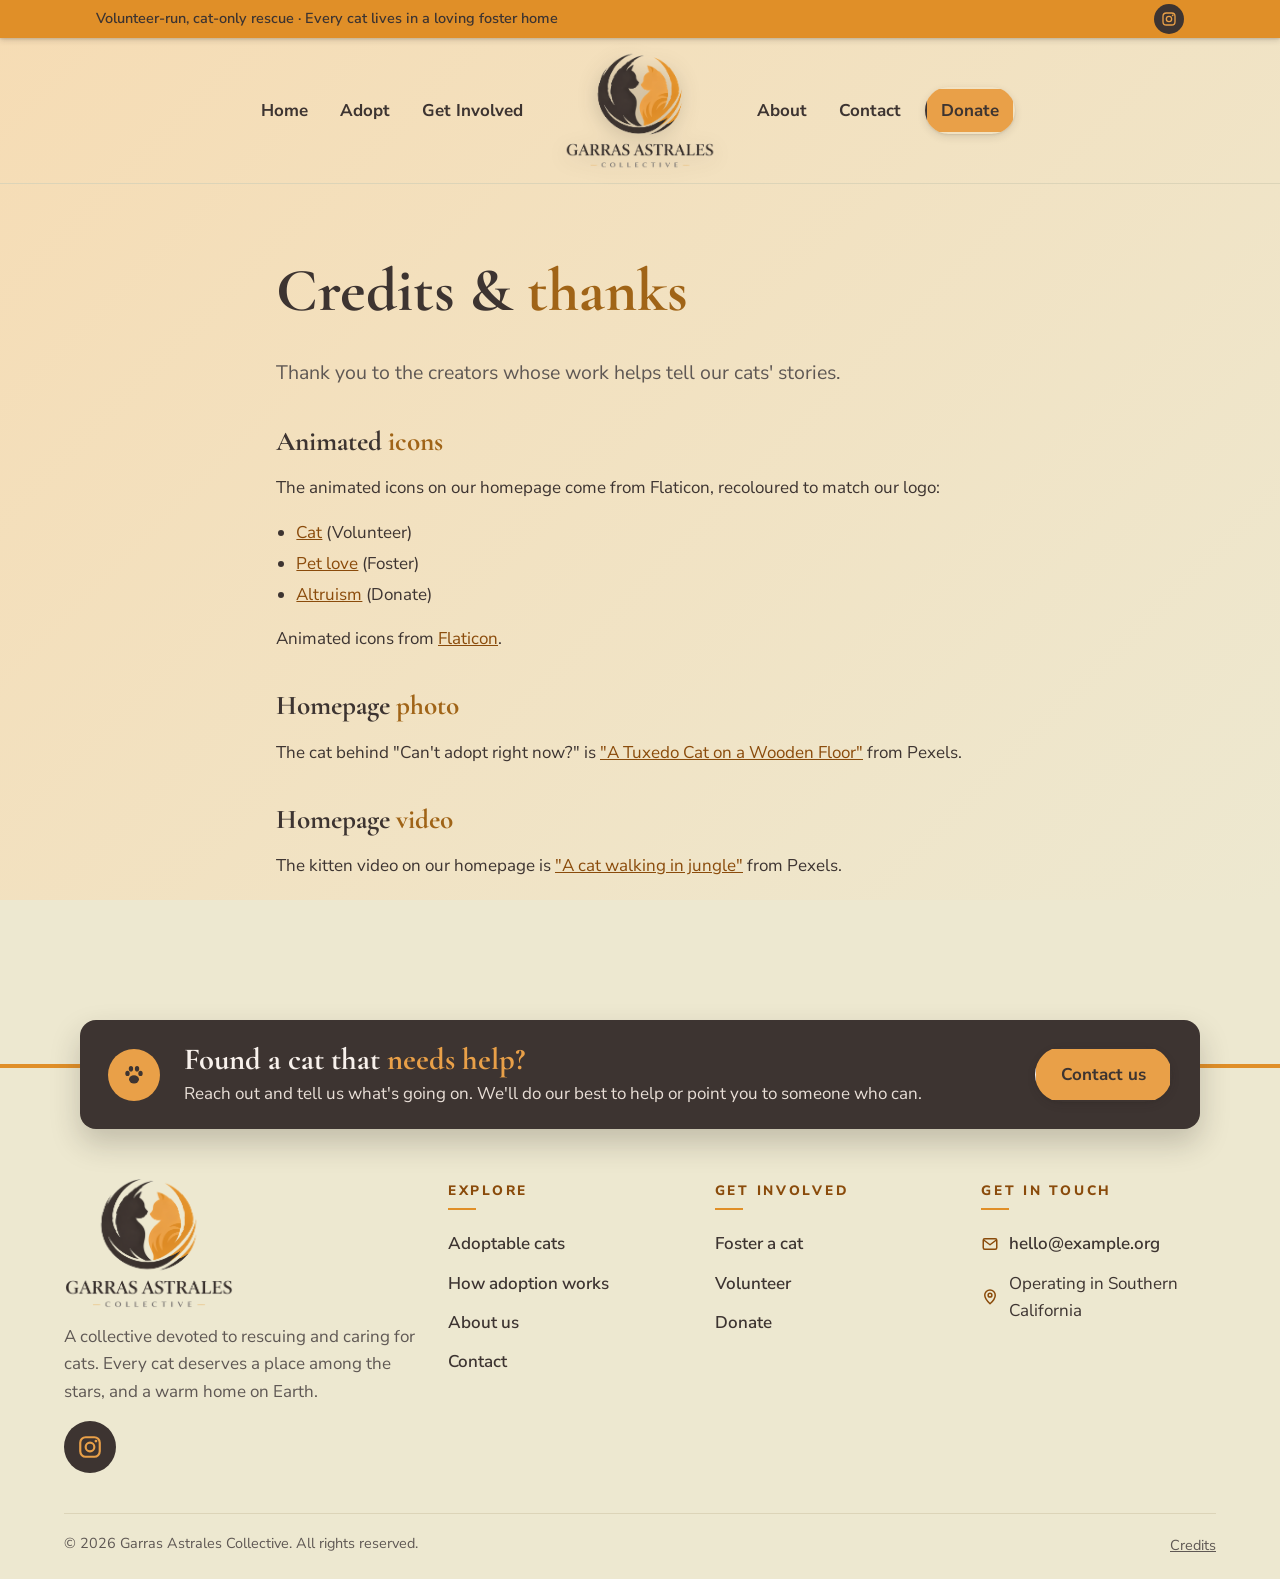
<file: credits.html>
<!doctype html>
<html lang="en">
<head>
  <meta charset="utf-8">
  <meta name="viewport" content="width=device-width, initial-scale=1">
  <title>Credits | Garras Astrales Collective</title>
  <meta name="description" content="Credits for the images, video and icons used on the Garras Astrales Collective website.">
  <link rel="icon" href="assets/favicon.png" type="image/png">
  <link rel="apple-touch-icon" href="assets/logo-mark.png">
  <link rel="preconnect" href="https://fonts.googleapis.com">
  <link rel="preconnect" href="https://fonts.gstatic.com" crossorigin>
  <link href="https://fonts.googleapis.com/css2?family=Cormorant+Garamond:wght@600;700&family=Nunito+Sans:wght@400;700;800&display=swap" rel="stylesheet">
  <link rel="stylesheet" href="css/styles.css">
</head>
<body>
  <a class="skip-link" href="#main">Skip to content</a>
  <aside class="top-bar" aria-label="Site notices">
    <div class="container">
      <p class="top-bar-msg">Volunteer-run, cat-only rescue · Every cat lives in a loving foster home</p>
      <div class="top-bar-actions">
        <a class="top-bar-ig" href="https://www.instagram.com/garrasastrales" target="_blank" rel="noopener" aria-label="Garras Astrales on Instagram (opens in a new tab)"><svg class="ig-icon" viewBox="0 0 24 24" aria-hidden="true" focusable="false"><rect x="3" y="3" width="18" height="18" rx="5" fill="none" stroke="currentColor" stroke-width="2"/><circle cx="12" cy="12" r="4" fill="none" stroke="currentColor" stroke-width="2"/><circle cx="17.5" cy="6.5" r="1.3" fill="currentColor"/></svg></a>
      </div>
    </div>
  </aside>
  <header class="site-header">
    <div class="container">
      <button class="nav-toggle" aria-expanded="false" aria-controls="site-nav">Menu</button>
      <nav class="site-nav" id="site-nav" aria-label="Main">
        <ul class="nav-left">
          <li><a href="index.html">Home</a></li>
          <li><a href="adopt.html">Adopt</a></li>
          <li><a href="get-involved.html">Get Involved</a></li>
        </ul>
        <a class="brand" href="index.html"><img src="assets/logo-garras-astrales.png" alt="Garras Astrales Collective — home" width="701" height="546"></a>
        <ul class="nav-right">
          <li><a href="about.html">About</a></li>
          <li><a href="contact.html">Contact</a></li>
          <li><a class="btn btn--primary" href="get-involved.html#donate">Donate</a></li>
        </ul>
      </nav>
    </div>
  </header>
  <main id="main">
    <section class="section">
      <div class="container credits">
        <h1>Credits &amp; <span class="hl">thanks</span></h1>
        <p class="lead">Thank you to the creators whose work helps tell our cats' stories.</p>
        <h2>Animated <span class="hl">icons</span></h2>
        <p>The animated icons on our homepage come from Flaticon, recoloured to match our logo:</p>
        <ul>
          <li><a href="https://www.flaticon.com/free-animated-icon/cat_17092353" target="_blank" rel="noopener">Cat<span class="sr-only"> (opens in a new tab)</span></a> (Volunteer)</li>
          <li><a href="https://www.flaticon.com/free-animated-icon/pet-love_17539345" target="_blank" rel="noopener">Pet love<span class="sr-only"> (opens in a new tab)</span></a> (Foster)</li>
          <li><a href="https://www.flaticon.com/free-animated-icon/altruism_18654308" target="_blank" rel="noopener">Altruism<span class="sr-only"> (opens in a new tab)</span></a> (Donate)</li>
        </ul>
        <p>Animated icons from <a href="https://www.flaticon.com/" target="_blank" rel="noopener">Flaticon<span class="sr-only"> (opens in a new tab)</span></a>.</p>
        <h2>Homepage <span class="hl">photo</span></h2>
        <p>The cat behind "Can't adopt right now?" is <a href="https://www.pexels.com/photo/a-tuxedo-cat-on-a-wooden-floor-7725957/" target="_blank" rel="noopener">"A Tuxedo Cat on a Wooden Floor"<span class="sr-only"> (opens in a new tab)</span></a> from Pexels.</p>
        <h2>Homepage <span class="hl">video</span></h2>
        <p>The kitten video on our homepage is <a href="https://www.pexels.com/video/a-cat-walking-in-jungle-13825391/" target="_blank" rel="noopener">"A cat walking in jungle"<span class="sr-only"> (opens in a new tab)</span></a> from Pexels.</p>
      </div>
    </section>
  </main>
  <footer class="site-footer">
    <div class="container">
      <div class="footer-help">
        <span class="footer-help-icon" aria-hidden="true"><svg viewBox="0 0 24 24" aria-hidden="true" focusable="false"><ellipse cx="12" cy="16" rx="4.6" ry="3.8" fill="currentColor"/><ellipse cx="6" cy="10.5" rx="2" ry="2.5" fill="currentColor"/><ellipse cx="18" cy="10.5" rx="2" ry="2.5" fill="currentColor"/><ellipse cx="9.2" cy="6.2" rx="2" ry="2.6" fill="currentColor"/><ellipse cx="14.8" cy="6.2" rx="2" ry="2.6" fill="currentColor"/></svg></span>
        <div class="footer-help-text">
          <h2>Found a cat that <span class="hl">needs help?</span></h2>
          <p>Reach out and tell us what's going on. We'll do our best to help or point you to someone who can.</p>
        </div>
        <a class="btn btn--primary" href="contact.html?subject=Found%20a%20cat">Contact us</a>
      </div>
      <div class="footer-grid">
        <div class="footer-brand">
          <img class="footer-logo" src="assets/logo-garras-astrales.png" alt="Garras Astrales Collective" width="701" height="546">
          <p>A collective devoted to rescuing and caring for cats. Every cat deserves a place among the stars, and a warm home on Earth.</p>
          <a class="footer-social" href="https://www.instagram.com/garrasastrales" target="_blank" rel="noopener" aria-label="Garras Astrales on Instagram (opens in a new tab)"><svg viewBox="0 0 24 24" aria-hidden="true" focusable="false"><rect x="3" y="3" width="18" height="18" rx="5" fill="none" stroke="currentColor" stroke-width="2"/><circle cx="12" cy="12" r="4" fill="none" stroke="currentColor" stroke-width="2"/><circle cx="17.5" cy="6.5" r="1.3" fill="currentColor"/></svg></a>
        </div>
        <nav class="footer-col" aria-label="Explore">
          <h2>Explore</h2>
          <ul>
            <li><a href="adopt.html">Adoptable cats</a></li>
            <li><a href="adopt.html#how-adoption-works">How adoption works</a></li>
            <li><a href="about.html">About us</a></li>
            <li><a href="contact.html">Contact</a></li>
          </ul>
        </nav>
        <nav class="footer-col" aria-label="Get involved">
          <h2>Get involved</h2>
          <ul>
            <li><a href="get-involved.html#foster">Foster a cat</a></li>
            <li><a href="get-involved.html#volunteer">Volunteer</a></li>
            <li><a href="get-involved.html#donate">Donate</a></li>
          </ul>
        </nav>
        <div class="footer-col">
          <h2>Get in touch</h2>
          <ul class="footer-contact">
            <li><svg viewBox="0 0 24 24" aria-hidden="true" focusable="false"><rect x="3" y="5" width="18" height="14" rx="2" fill="none" stroke="currentColor" stroke-width="2"/><path d="M4 7l8 6 8-6" fill="none" stroke="currentColor" stroke-width="2" stroke-linecap="round" stroke-linejoin="round"/></svg><a href="mailto:hello@example.org">hello@example.org</a></li>
            <li><svg viewBox="0 0 24 24" aria-hidden="true" focusable="false"><path d="M12 21s-7-6.2-7-11.5A7 7 0 0 1 19 9.5C19 14.8 12 21 12 21z" fill="none" stroke="currentColor" stroke-width="2" stroke-linejoin="round"/><circle cx="12" cy="9.5" r="2.5" fill="none" stroke="currentColor" stroke-width="2"/></svg><span>Operating in Southern California</span></li>
          </ul>
        </div>
      </div>
      <div class="footer-bottom">
        <span>&copy; <span data-year></span> Garras Astrales Collective. All rights reserved.</span>
        <a class="footer-credit" href="credits.html" aria-current="page">Credits</a>
      </div>
    </div>
  </footer>
  <script src="js/main.js"></script>
</body>
</html>
</file>
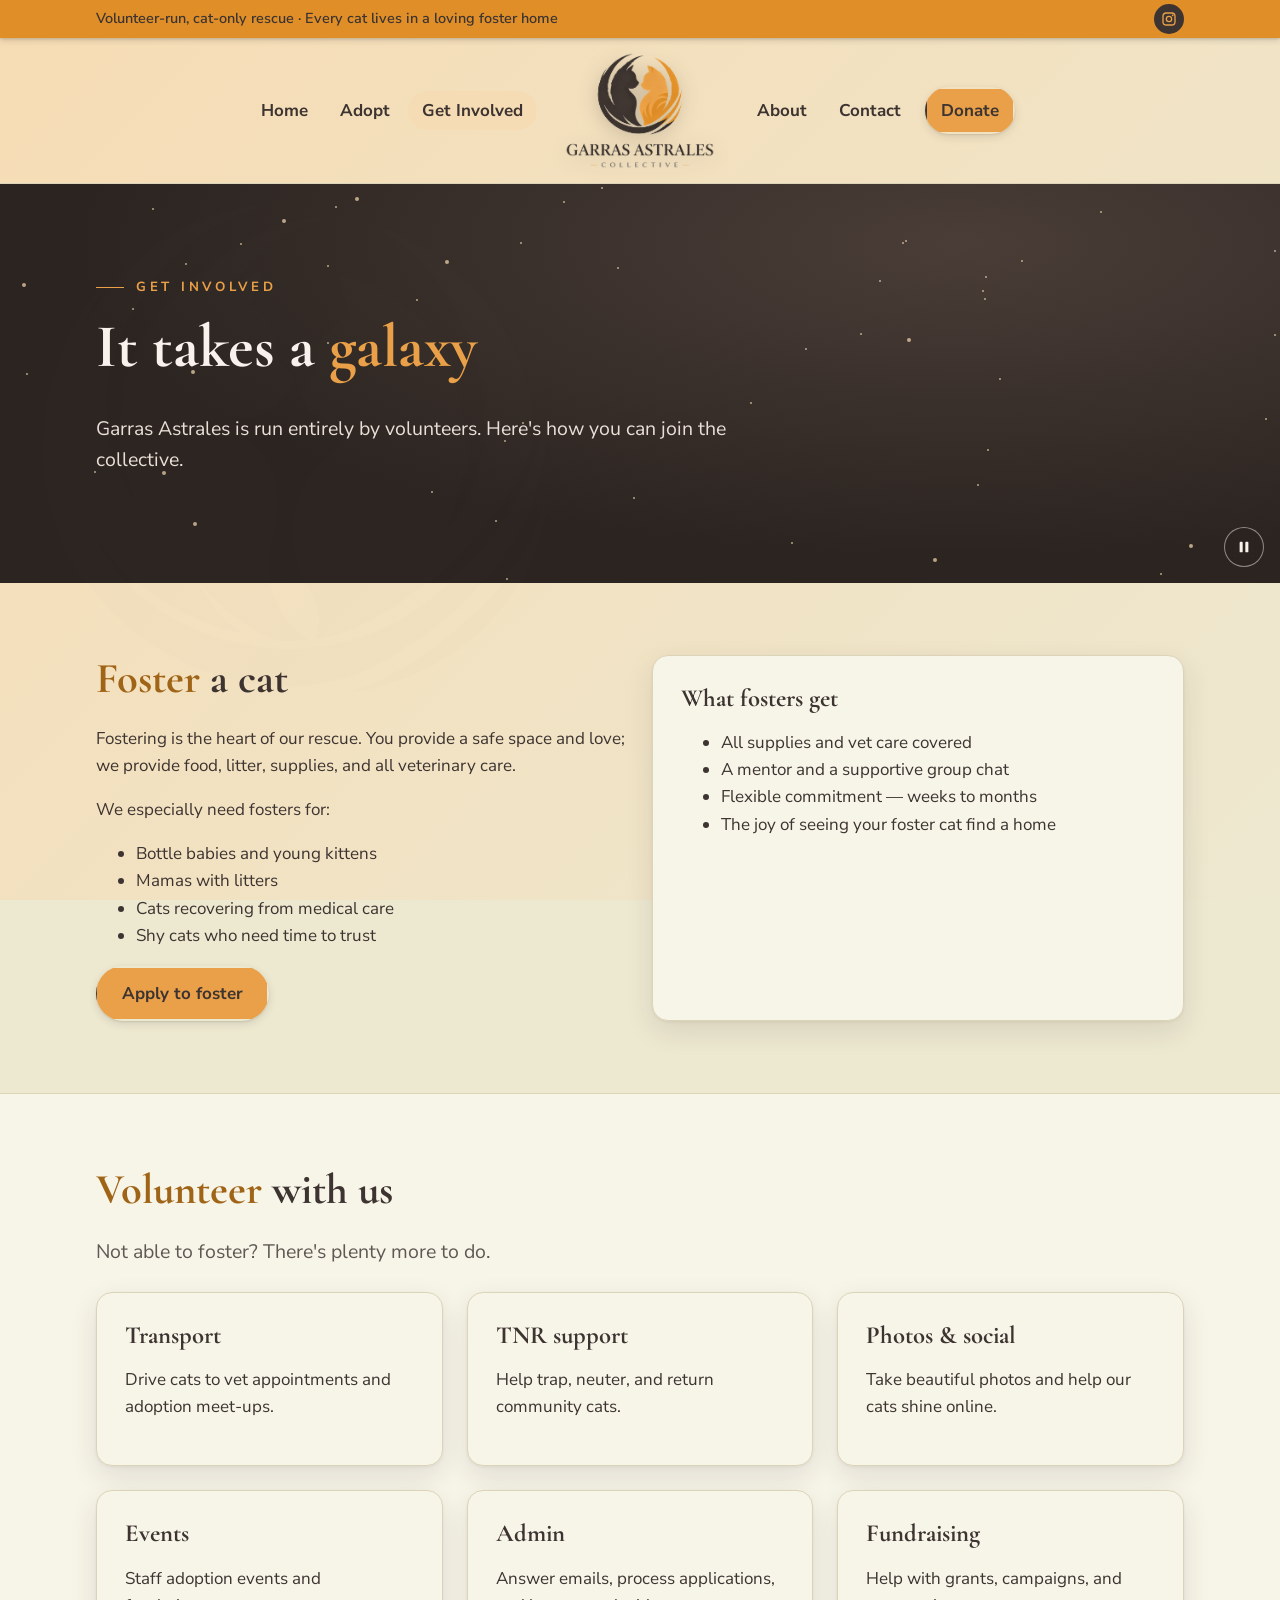
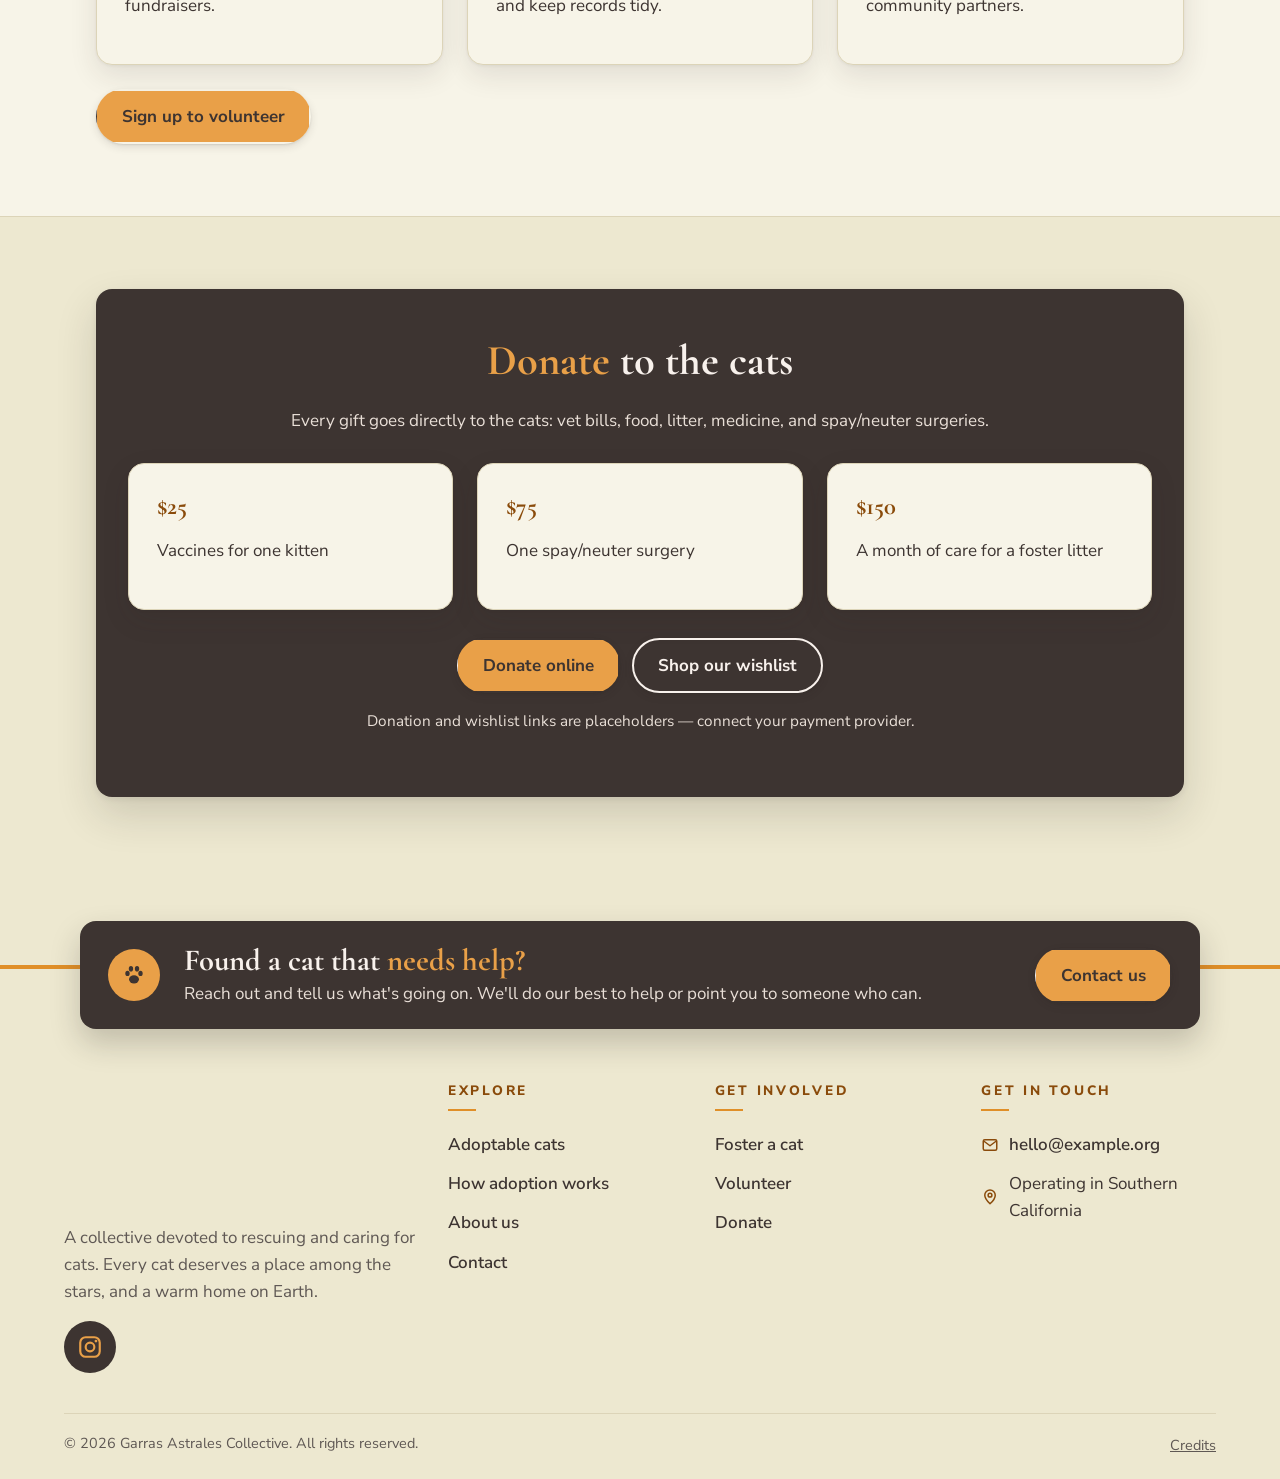
<file: get-involved.html>
<!doctype html>
<html lang="en">
<head>
  <meta charset="utf-8">
  <meta name="viewport" content="width=device-width, initial-scale=1">
  <title>Get Involved | Garras Astrales Collective</title>
  <meta name="description" content="Foster, volunteer, or donate to Garras Astrales Collective.">
  <link rel="icon" href="assets/favicon.png" type="image/png">
  <link rel="apple-touch-icon" href="assets/logo-mark.png">
  <link rel="preconnect" href="https://fonts.googleapis.com">
  <link rel="preconnect" href="https://fonts.gstatic.com" crossorigin>
  <link href="https://fonts.googleapis.com/css2?family=Cormorant+Garamond:wght@600;700&family=Nunito+Sans:wght@400;700;800&display=swap" rel="stylesheet">
  <link rel="stylesheet" href="css/styles.css">
</head>
<body>
  <a class="skip-link" href="#main">Skip to content</a>
  <aside class="top-bar" aria-label="Site notices">
    <div class="container">
      <p class="top-bar-msg">Volunteer-run, cat-only rescue · Every cat lives in a loving foster home</p>
      <div class="top-bar-actions">
        <a class="top-bar-ig" href="https://www.instagram.com/garrasastrales" target="_blank" rel="noopener" aria-label="Garras Astrales on Instagram (opens in a new tab)"><svg class="ig-icon" viewBox="0 0 24 24" aria-hidden="true" focusable="false"><rect x="3" y="3" width="18" height="18" rx="5" fill="none" stroke="currentColor" stroke-width="2"/><circle cx="12" cy="12" r="4" fill="none" stroke="currentColor" stroke-width="2"/><circle cx="17.5" cy="6.5" r="1.3" fill="currentColor"/></svg></a>
      </div>
    </div>
  </aside>
  <header class="site-header">
    <div class="container">
      <button class="nav-toggle" aria-expanded="false" aria-controls="site-nav">Menu</button>
      <nav class="site-nav" id="site-nav" aria-label="Main">
        <ul class="nav-left">
          <li><a href="index.html">Home</a></li>
          <li><a href="adopt.html">Adopt</a></li>
          <li><a href="get-involved.html" aria-current="page">Get Involved</a></li>
        </ul>
        <a class="brand" href="index.html"><img src="assets/logo-garras-astrales.png" alt="Garras Astrales Collective — home" width="701" height="546"></a>
        <ul class="nav-right">
          <li><a href="about.html">About</a></li>
          <li><a href="contact.html">Contact</a></li>
          <li><a class="btn btn--primary" href="get-involved.html#donate">Donate</a></li>
        </ul>
      </nav>
    </div>
  </header>
  <main id="main">
    <section class="hero page-hero">
      <div class="stars" aria-hidden="true"></div>
      <div class="container">
        <p class="eyebrow">Get involved</p>
        <h1>It takes a <span class="hl">galaxy</span></h1>
        <p class="lead">Garras Astrales is run entirely by volunteers. Here's how you can join the collective.</p>
      </div>
    </section>

    <section class="section" id="foster">
      <div class="container grid grid--2">
        <div>
          <h2><span class="hl">Foster</span> a cat</h2>
          <p>Fostering is the heart of our rescue. You provide a safe space and love; we provide food, litter, supplies, and all veterinary care.</p>
          <p>We especially need fosters for:</p>
          <ul>
            <li>Bottle babies and young kittens</li>
            <li>Mamas with litters</li>
            <li>Cats recovering from medical care</li>
            <li>Shy cats who need time to trust</li>
          </ul>
          <a class="btn btn--primary" href="contact.html?subject=Foster%20application">Apply to foster</a>
        </div>
        <div class="card">
          <h3>What fosters get</h3>
          <ul>
            <li>All supplies and vet care covered</li>
            <li>A mentor and a supportive group chat</li>
            <li>Flexible commitment — weeks to months</li>
            <li>The joy of seeing your foster cat find a home</li>
          </ul>
        </div>
      </div>
    </section>

    <section class="section section--alt" id="volunteer">
      <div class="container">
        <h2><span class="hl">Volunteer</span> with us</h2>
        <p class="lead">Not able to foster? There's plenty more to do.</p>
        <div class="grid grid--3" style="margin-top:24px">
          <div class="card"><h3>Transport</h3><p>Drive cats to vet appointments and adoption meet-ups.</p></div>
          <div class="card"><h3>TNR support</h3><p>Help trap, neuter, and return community cats.</p></div>
          <div class="card"><h3>Photos &amp; social</h3><p>Take beautiful photos and help our cats shine online.</p></div>
          <div class="card"><h3>Events</h3><p>Staff adoption events and fundraisers.</p></div>
          <div class="card"><h3>Admin</h3><p>Answer emails, process applications, and keep records tidy.</p></div>
          <div class="card"><h3>Fundraising</h3><p>Help with grants, campaigns, and community partners.</p></div>
        </div>
        <div class="btn-row"><a class="btn btn--primary" href="contact.html?subject=Volunteer%20interest">Sign up to volunteer</a></div>
      </div>
    </section>

    <section class="section" id="donate">
      <div class="container">
        <div class="cta-band">
          <h2><span class="hl">Donate</span> to the cats</h2>
          <p>Every gift goes directly to the cats: vet bills, food, litter, medicine, and spay/neuter surgeries.</p>
          <div class="grid grid--3" style="margin:28px 0">
            <div class="card"><h3>$25</h3><p>Vaccines for one kitten</p></div>
            <div class="card"><h3>$75</h3><p>One spay/neuter surgery</p></div>
            <div class="card"><h3>$150</h3><p>A month of care for a foster litter</p></div>
          </div>
          <div class="btn-row" style="justify-content:center">
            <a class="btn btn--primary" href="#">Donate online</a>
            <a class="btn btn--ghost" href="#">Shop our wishlist</a>
          </div>
          <p class="form-note" style="color:var(--on-dark);margin-top:16px">Donation and wishlist links are placeholders — connect your payment provider.</p>
        </div>
      </div>
    </section>
  </main>
  <footer class="site-footer">
    <div class="container">
      <div class="footer-help">
        <span class="footer-help-icon" aria-hidden="true"><svg viewBox="0 0 24 24" aria-hidden="true" focusable="false"><ellipse cx="12" cy="16" rx="4.6" ry="3.8" fill="currentColor"/><ellipse cx="6" cy="10.5" rx="2" ry="2.5" fill="currentColor"/><ellipse cx="18" cy="10.5" rx="2" ry="2.5" fill="currentColor"/><ellipse cx="9.2" cy="6.2" rx="2" ry="2.6" fill="currentColor"/><ellipse cx="14.8" cy="6.2" rx="2" ry="2.6" fill="currentColor"/></svg></span>
        <div class="footer-help-text">
          <h2>Found a cat that <span class="hl">needs help?</span></h2>
          <p>Reach out and tell us what's going on. We'll do our best to help or point you to someone who can.</p>
        </div>
        <a class="btn btn--primary" href="contact.html?subject=Found%20a%20cat">Contact us</a>
      </div>
      <div class="footer-grid">
        <div class="footer-brand">
          <img class="footer-logo" src="assets/logo-garras-astrales.png" alt="Garras Astrales Collective" width="701" height="546">
          <p>A collective devoted to rescuing and caring for cats. Every cat deserves a place among the stars, and a warm home on Earth.</p>
          <a class="footer-social" href="https://www.instagram.com/garrasastrales" target="_blank" rel="noopener" aria-label="Garras Astrales on Instagram (opens in a new tab)"><svg viewBox="0 0 24 24" aria-hidden="true" focusable="false"><rect x="3" y="3" width="18" height="18" rx="5" fill="none" stroke="currentColor" stroke-width="2"/><circle cx="12" cy="12" r="4" fill="none" stroke="currentColor" stroke-width="2"/><circle cx="17.5" cy="6.5" r="1.3" fill="currentColor"/></svg></a>
        </div>
        <nav class="footer-col" aria-label="Explore">
          <h2>Explore</h2>
          <ul>
            <li><a href="adopt.html">Adoptable cats</a></li>
            <li><a href="adopt.html#how-adoption-works">How adoption works</a></li>
            <li><a href="about.html">About us</a></li>
            <li><a href="contact.html">Contact</a></li>
          </ul>
        </nav>
        <nav class="footer-col" aria-label="Get involved">
          <h2>Get involved</h2>
          <ul>
            <li><a href="get-involved.html#foster">Foster a cat</a></li>
            <li><a href="get-involved.html#volunteer">Volunteer</a></li>
            <li><a href="get-involved.html#donate">Donate</a></li>
          </ul>
        </nav>
        <div class="footer-col">
          <h2>Get in touch</h2>
          <ul class="footer-contact">
            <li><svg viewBox="0 0 24 24" aria-hidden="true" focusable="false"><rect x="3" y="5" width="18" height="14" rx="2" fill="none" stroke="currentColor" stroke-width="2"/><path d="M4 7l8 6 8-6" fill="none" stroke="currentColor" stroke-width="2" stroke-linecap="round" stroke-linejoin="round"/></svg><a href="mailto:hello@example.org">hello@example.org</a></li>
            <li><svg viewBox="0 0 24 24" aria-hidden="true" focusable="false"><path d="M12 21s-7-6.2-7-11.5A7 7 0 0 1 19 9.5C19 14.8 12 21 12 21z" fill="none" stroke="currentColor" stroke-width="2" stroke-linejoin="round"/><circle cx="12" cy="9.5" r="2.5" fill="none" stroke="currentColor" stroke-width="2"/></svg><span>Operating in Southern California</span></li>
          </ul>
        </div>
      </div>
      <div class="footer-bottom">
        <span>&copy; <span data-year></span> Garras Astrales Collective. All rights reserved.</span>
        <a class="footer-credit" href="credits.html">Credits</a>
      </div>
    </div>
  </footer>
  <script src="js/main.js"></script>
</body>
</html>
</file>
<file: css/styles.css>
/* Garras Astrales Collective — core styles
   Palette is taken from the logo (assets/logo-garras-astrales.png). */
:root {
  --espresso: #3d3431;      /* logo dark cat + wordmark */
  --espresso-deep: #2b2420; /* dark sections */
  --amber: #e9a048;         /* logo orange cat */
  --amber-deep: #e08f28;    /* logo orange shadow */
  --amber-soft: #f6dcb4;
  --bg: #EDE8D0;            /* page background */
  --cream: #f8f1ec;         /* light text on dark areas */
  --paper: #F7F4E8;         /* cards and alternate sections, a lighter tint of --bg */
  --ink: #3d3431;
  --muted: #5f5854;        /* darkened from the logo grey so it stays 4.5:1+ even over the scrolling logo shadow */         /* logo "COLLECTIVE" gray, darkened for contrast */
  --link: #8a4b0b;          /* amber darkened to 5.5:1 on --bg for readable links (WCAG AA) */
  --amber-text: #8a4b0b;
  --amber-title: #a06417;   /* highlighted words in titles on light backgrounds: 3.3:1+ even on the peach page background (large-text AA) */    /* amber for text on light backgrounds; bright amber is only for dark ones */
  --on-dark: #e9dfd7;
  --line: #dcd4b8;
  --radius: 16px;
  /* Shadows: soft, warm-toned, layered for depth */
  --shadow-sm: 0 1px 2px rgba(43, 36, 32, 0.10), 0 3px 8px rgba(43, 36, 32, 0.12);
  --shadow-sm-hover: 0 2px 4px rgba(43, 36, 32, 0.12), 0 8px 18px rgba(43, 36, 32, 0.18);
  --shadow: 0 1px 3px rgba(43, 36, 32, 0.06), 0 10px 28px rgba(43, 36, 32, 0.11);
  --shadow-hover: 0 2px 6px rgba(43, 36, 32, 0.08), 0 18px 40px rgba(43, 36, 32, 0.16);
  --shadow-img: drop-shadow(0 4px 10px rgba(43, 36, 32, 0.22));
  --max: 1120px;
  font-size: 17px;
}

* { box-sizing: border-box; }

body {
  margin: 0;
  /* same peach-to-cream gradient as the cat photo placeholder, fixed so it stays even while scrolling */
  background: var(--bg) linear-gradient(135deg, var(--amber-soft), var(--bg)) fixed;
  font-family: "Nunito Sans", system-ui, -apple-system, Segoe UI, sans-serif;
  color: var(--ink);
  line-height: 1.6;
}

h1, h2, h3 {
  font-family: "Cormorant Garamond", Georgia, serif;
  font-weight: 700;
  line-height: 1.15;
  margin: 0 0 0.5em;
  color: var(--espresso);
}
h1, h2, h3 { text-wrap: balance; }   /* even line breaks, no single word left alone */
h1 { font-size: clamp(2.2rem, 5.5vw, 3.6rem); }
h2 { font-size: clamp(1.8rem, 4vw, 2.5rem); }
h3 { font-size: 1.45rem; }

a { color: var(--link); }
img { max-width: 100%; display: block; }

.container { max-width: var(--max); margin: 0 auto; padding: 0 16px; }
.section { padding: 72px 0; }
.section--alt { background: var(--paper); border-block: 1px solid var(--line); }
.lead { font-size: 1.15rem; color: var(--muted); max-width: 60ch; }
.center { text-align: center; }
.center .lead { margin-inline: auto; }

.eyebrow {
  color: var(--amber-deep); font-weight: 700; letter-spacing: 0.28em; text-transform: uppercase; font-size: 0.78rem;
  display: flex; align-items: center; gap: 12px;
}
.eyebrow::before { content: ""; width: 28px; height: 1px; background: currentColor; }

.skip-link {
  position: absolute; left: -999px; top: 8px;
  background: var(--amber); color: var(--espresso); padding: 8px 12px; border-radius: 8px; z-index: 100;
}
.skip-link:focus { left: 8px; }

/* Buttons */
.btn {
  display: inline-block;
  padding: 12px 24px;
  border-radius: 999px;
  text-decoration: none;
  border: 2px solid transparent;
  cursor: pointer;
  font: inherit;
  font-weight: 700;
  box-shadow: var(--shadow-sm);
  /* Paint-fill hover: a second colour sweeps in from the left */
  background: linear-gradient(to right, var(--btn-fill) 50%, var(--btn-bg) 50%) right center / 201% 100% no-repeat;
  transition: background-position 0.45s cubic-bezier(.65,0,.35,1), color 0.3s ease, border-color 0.3s ease,
              transform 0.15s ease, box-shadow 0.15s ease;
}
.btn:hover, .btn:focus-visible { background-position: left center; color: var(--btn-fg-hover); border-color: var(--btn-fill); }
.btn:hover { transform: translateY(-2px); box-shadow: var(--shadow-sm-hover); }
.btn--primary { --btn-bg: var(--amber); --btn-fill: var(--espresso); --btn-fg-hover: var(--cream); color: var(--espresso); }
.btn--dark    { --btn-bg: var(--espresso); --btn-fill: var(--amber); --btn-fg-hover: var(--espresso); color: var(--cream); }
.btn--ghost   { --btn-bg: transparent; --btn-fill: var(--espresso); --btn-fg-hover: var(--cream); border-color: currentColor; color: inherit; }
/* on dark backgrounds the paint is cream */
:is(.hero, .hero-portal, .footer-help, .cta-band) .btn--primary,
:is(.hero, .hero-portal, .footer-help, .cta-band) .btn--ghost { --btn-fill: var(--cream); --btn-fg-hover: var(--espresso); }
/* hover text colour must win over section-specific button colours */
:is(.hero, .hero-portal, .footer-help, .cta-band, .site-nav, .help-banner, .cats-section, .adopt-path) .btn:is(:hover, :focus-visible) { color: var(--btn-fg-hover); }
@media (prefers-reduced-motion: reduce) { .btn { transition: none; } }
.btn-row { display: flex; flex-wrap: wrap; gap: 12px; margin-top: 24px; }

/* Top bar above the header */
/* Logo dark orange; espresso text on it is 4.7:1 (WCAG AA) */
.top-bar { background: var(--amber-deep); color: var(--espresso); font-size: 0.85rem; font-weight: 600;
  position: relative; z-index: 51;                                   /* sits above the header so its shadow shows */
  box-shadow: 0 2px 6px rgba(43, 36, 32, 0.18), 0 1px 2px rgba(43, 36, 32, 0.12); }
.top-bar .container { display: flex; align-items: center; justify-content: space-between; gap: 16px; min-height: 38px; }
.top-bar-msg { margin: 0; }
/* same style as the footer Instagram icon, sized to fit the bar */
.top-bar-ig {
  display: inline-grid; place-items: center; width: 30px; height: 30px; border-radius: 50%;
  background: var(--espresso); color: var(--amber); text-decoration: none;
  transition: background 0.15s ease, color 0.15s ease;
}
.top-bar-ig:hover { background: var(--amber); color: var(--espresso); box-shadow: 0 0 0 1px var(--espresso); }
.ig-icon { width: 16px; height: 16px; flex: none; }
@media (max-width: 900px) {
  .top-bar-msg { display: none; }
  .top-bar .container { justify-content: center; }
}

/* Header: menu split in two with the logo in the middle */
/* Sticky header: stays at the top while scrolling and slims down once the page moves (js/main.js adds .is-stuck) */
.site-header {
  position: sticky; top: 0; z-index: 50;
  transition: box-shadow 0.25s ease;
  /* same peach-to-cream gradient as the page, as seen behind "Meet the cats" */
  background: var(--bg) linear-gradient(135deg, var(--amber-soft), var(--bg)) fixed;
  border-bottom: 1px solid var(--line);
}
.site-header .container { position: relative; padding-top: 14px; padding-bottom: 14px; transition: padding 0.25s ease; }
.site-header.is-stuck { box-shadow: 0 6px 18px rgba(43, 36, 32, 0.12); }
.site-header.is-stuck .container { padding-top: 6px; padding-bottom: 6px; }
.site-header .brand img { transition: width 0.25s ease; }
.site-header.is-stuck .brand img { width: 104px; }
html { scroll-padding-top: 120px; }       /* in-page links land below the sticky header */
.site-nav {
  display: grid; grid-template-columns: 1fr auto 1fr; align-items: center; gap: 28px;
}
.brand { display: block; border-radius: 8px; }
.brand img { width: 150px; height: auto; filter: var(--shadow-img); }
.site-nav ul { list-style: none; margin: 0; padding: 0; display: flex; gap: 4px; align-items: center; }
.nav-left { justify-content: flex-end; }
.nav-right { justify-content: flex-start; }
.site-nav ul a {
  color: var(--espresso); text-decoration: none; padding: 8px 14px; border-radius: 999px; font-weight: 700; white-space: nowrap;
}
.site-nav ul a:not(.btn):hover, .site-nav ul a[aria-current="page"] { background: var(--amber-soft); }
.site-nav ul .btn--primary { margin-left: 6px; }

.nav-toggle {
  display: none; border: 2px solid var(--espresso); color: var(--espresso);
  border-radius: 10px; padding: 6px 12px; font: inherit; font-weight: 700; cursor: pointer;
  background: var(--paper); box-shadow: var(--shadow-sm);
}

@media (max-width: 880px) {
  .site-header .container { padding-top: 12px; padding-bottom: 12px; }
  .nav-toggle { display: block; position: absolute; right: 16px; top: 12px; margin-top: 30px; z-index: 1; }
  .site-nav { display: flex; flex-direction: column; align-items: stretch; gap: 4px; }
  .brand { order: -1; align-self: center; }
  .brand img { width: 120px; }
  .site-nav ul { display: none; flex-direction: column; align-items: stretch; gap: 4px; }
  .site-nav.open ul { display: flex; }
  .site-nav.open .nav-left { margin-top: 12px; }
  .site-nav ul a { display: block; text-align: center; }
  .site-nav ul .btn--primary { margin: 8px 0 0; }
}

/* Hero (dark, starry) */
.hero {
  position: relative; overflow: hidden;
  background: radial-gradient(ellipse at 75% 15%, #4a3d37, var(--espresso-deep) 65%);
  color: #fff;
  padding: 80px 0 88px;
}
.hero h1 { color: var(--cream); }
.hero .lead { color: var(--on-dark); }
.hero .eyebrow { color: var(--amber); }
.stars { position: absolute; inset: 0; pointer-events: none; }
.stars i {
  position: absolute; width: 3px; height: 3px; border-radius: 50%; background: var(--amber-soft); opacity: 0.7;
  animation: twinkle 3s infinite ease-in-out;
}
@keyframes twinkle { 50% { opacity: 0.15; } }
@media (prefers-reduced-motion: reduce) { .stars i { animation: none; } .btn:hover, .cat-card:hover { transform: none; } }
.hero .container { position: relative; }

/* Home hero: the logo emblem as a window onto the kitten video, on the same starry
   espresso night as the other page heroes, laid over the background video. */
.hero-portal {
  position: relative; overflow: hidden; isolation: isolate;
  background: var(--espresso-deep);
  color: var(--cream);
  min-height: min(64vh, 590px);
  display: flex; align-items: center;
  padding: 40px 0;
}
/* the night-sky overlay, the same colours as the Adopt page hero */
.hero-portal::before {
  content: ""; position: absolute; inset: 0; z-index: -1;
  background: radial-gradient(ellipse at 75% 15%, rgba(74, 61, 55, 0.84), rgba(43, 36, 32, 0.93) 65%);
}
.hero-portal .stars { z-index: 0; }
/* Sized so the headline always fits on one or two lines, never three */
.hero-portal h1 { color: var(--cream); font-size: clamp(1.9rem, 3.9vw, 3.1rem); text-wrap: balance; }
.hero-portal .lead { color: var(--on-dark); }
.hero-portal .eyebrow { color: var(--amber); letter-spacing: 0.16em; text-wrap: balance; }
.hero-portal .btn--ghost { color: var(--cream); }
/* the video behind the night-sky overlay */
.hero-portal-bg {
  position: absolute; inset: 0; width: 100%; height: 100%; object-fit: cover; z-index: -2;
  filter: blur(6px); transform: scale(1.06);
}
.hero-portal-grid { display: grid; grid-template-columns: 0.9fr 1.1fr; gap: 48px; align-items: center; width: 100%; }
.portal {
  position: relative; isolation: isolate;
  width: 100%; max-width: min(490px, 60vh); aspect-ratio: 394 / 408; justify-self: center;
  filter: drop-shadow(0 18px 30px rgba(0,0,0,0.45));
  animation: portal-float 9s ease-in-out infinite;
}
/* The video plays in its natural colours inside the emblem's shape (assets/logo-mask.png) */
.portal video, .portal-shade {
  position: absolute; inset: 0; width: 100%; height: 100%;
  -webkit-mask: url("../assets/logo-mask.png") center / contain no-repeat;
          mask: url("../assets/logo-mask.png") center / contain no-repeat;
}
.portal video { object-fit: cover; }
.portal-shade { background: rgba(43, 36, 32, 0.22); }
@keyframes portal-float { 50% { transform: translateY(-14px) rotate(-1.5deg); } }
@media (max-width: 820px) {
  .hero-portal-grid { grid-template-columns: 1fr; gap: 18px; text-align: center; }
  .hero-portal h1 { font-size: clamp(1.9rem, 6vw, 2.9rem); }
  .hero-portal .eyebrow, .hero-portal .btn-row { justify-content: center; }
  .hero-portal .lead { margin-inline: auto; }
  .hero-portal .eyebrow::before { display: none; }
  .portal { max-width: min(260px, 34vh); order: -1; }
  .hero-portal { padding: 32px 0 40px; min-height: 0; }
  .hero-portal .lead { font-size: 1.02rem; }
}
@media (prefers-reduced-motion: reduce) { .portal { animation: none; } }
@media (max-width: 480px) {
  .eyebrow { letter-spacing: 0.16em; font-size: 0.72rem; gap: 8px; }
  .eyebrow::before { width: 18px; }
}
/* Grids & cards */
.grid { display: grid; gap: 24px; }
.grid--3 { grid-template-columns: repeat(auto-fit, minmax(min(260px, 100%), 1fr)); }
.grid--2 { grid-template-columns: repeat(auto-fit, minmax(min(320px, 100%), 1fr)); }

.card {
  background: var(--paper); border: 1px solid var(--line); border-radius: var(--radius);
  padding: 28px; box-shadow: var(--shadow);
  transition: box-shadow 0.2s ease, transform 0.2s ease;
}
.card:hover { box-shadow: var(--shadow-hover); }
.cat-card:hover { transform: translateY(-3px); }
.card .icon { font-size: 2rem; line-height: 1; margin-bottom: 12px; }
/* Animated icons: white is baked into the video and dropped by multiply, so they sit on any light card */
.icon--anim { width: 96px; height: 96px; margin: -8px 0 4px -10px; }
.icon--anim video { display: block; width: 100%; height: 100%; mix-blend-mode: multiply; }
.icon-credit { margin: 12px 0 0; font-size: 0.78rem; color: var(--muted); text-align: right; }
.icon-credit a { color: inherit; }

.stats { display: grid; grid-template-columns: repeat(auto-fit, minmax(140px, 1fr)); gap: 16px; margin-top: 32px; }
.stat { text-align: center; padding: 20px; }
.stat strong { font-variant-numeric: lining-nums tabular-nums; display: block; font-family: "Cormorant Garamond", serif; font-size: 2.8rem; color: var(--amber-text); line-height: 1.1; }
.stat span { color: var(--muted); }

/* Cat cards */
.filters { display: flex; flex-wrap: wrap; gap: 8px; margin-bottom: 28px; }
.chip {
  border: 1px solid var(--line); background: var(--paper); border-radius: 999px; padding: 8px 16px;
  font: inherit; font-weight: 700; cursor: pointer; color: var(--ink);
  box-shadow: var(--shadow-sm);
}
.chip[aria-pressed="true"] { background: var(--espresso); color: var(--cream); border-color: var(--espresso); }

.cat-card { padding: 0; overflow: hidden; display: flex; flex-direction: column; }
.cat-photo {
  aspect-ratio: 3 / 2; display: grid; place-items: center;
  background: linear-gradient(135deg, var(--amber-soft), var(--bg));
}
.cat-photo { position: relative; z-index: 1; box-shadow: 0 6px 12px -6px rgba(43, 36, 32, 0.35); }
.cat-photo img { width: 100%; height: 100%; object-fit: cover; }
/* real photos fill the frame without stretching it (square photos would otherwise force a square frame) */
.cat-photo { overflow: hidden; }
.cat-photo img:not(.placeholder) { position: absolute; inset: 0; }
.cat-photo img.placeholder { width: 38%; height: auto; object-fit: contain; opacity: 0.4; }
.cat-body { padding: 18px 20px 20px; display: flex; flex-direction: column; gap: 8px; flex: 1; }
.cat-body h3 { margin: 0; }
.cat-meta { color: var(--muted); font-size: 0.92rem; margin: 0; }
.tags { display: flex; flex-wrap: wrap; gap: 6px; }
.tag { background: var(--amber-soft); color: var(--espresso); font-size: 0.78rem; font-weight: 700; padding: 3px 10px; border-radius: 999px; }
.tag--dark { background: var(--espresso); color: var(--cream); }
.cat-pair {
  align-self: flex-start; margin: 0; padding: 3px 12px; border-radius: 999px;
  background: var(--espresso); color: var(--cream); font-size: 0.8rem; font-weight: 700;
}
/* Cards show the first three lines of the story; "Read more" opens the cat's own page */
.cat-story { margin: 0; display: -webkit-box; -webkit-box-orient: vertical; -webkit-line-clamp: 3; line-clamp: 3; overflow: hidden; }
.cat-name { color: inherit; text-decoration: none; }
.cat-name:hover { text-decoration: underline; }
.cat-actions { margin-top: auto; padding-top: 6px; display: flex; align-items: center; flex-wrap: wrap; gap: 4px 16px; }
.cat-more { display: inline-block; padding: 8px 2px; font-weight: 700; color: var(--link); }
.cat-more:hover { color: var(--ink); }

/* Cat profile page */
.cat-hero { padding-top: 32px; position: relative; }
/* pause button on the light cat-page hero: dark ring so it is visible, espresso focus ring */
.cat-hero .motion-toggle { background: var(--espresso); border-color: var(--espresso); }
.cat-hero .motion-toggle:focus-visible { outline-color: var(--espresso); }
.breadcrumb ol { list-style: none; margin: 0 0 24px; padding: 0; display: flex; flex-wrap: wrap; gap: 6px; font-size: 0.92rem; color: var(--muted); }
.breadcrumb li + li::before { content: "›"; margin-right: 6px; }
.breadcrumb a { color: var(--link); font-weight: 700; }
.cat-profile { display: grid; grid-template-columns: minmax(0, 1fr) minmax(0, 1.1fr); gap: 48px; align-items: start; }
.cat-profile-photo { padding: 0; overflow: hidden; aspect-ratio: 1 / 1;   /* cat photos are square */ display: grid; place-items: center;
  background: linear-gradient(135deg, var(--amber-soft), var(--bg)); }
.cat-profile-photo img { width: 100%; height: 100%; object-fit: cover; }
.cat-profile-photo img.placeholder { width: 46%; height: auto; opacity: 0.4; }
.cat-profile-body { display: flex; flex-direction: column; gap: 12px; min-width: 0; }
.cat-profile-body h1 { margin: 0; color: var(--espresso); }
.cat-profile-story { font-size: 1.08rem; max-width: 60ch; }
.cat-profile-story p { margin: 0 0 0.8em; }
@media (max-width: 760px) {
  .cat-profile { grid-template-columns: 1fr; gap: 24px; }
}

/* Steps */
.steps { counter-reset: step; list-style: none; padding: 0; display: grid; gap: 16px; }
.steps li { counter-increment: step; position: relative; padding-left: 56px; }
.steps li::before {
  content: counter(step); position: absolute; left: 0; top: 0;
  width: 40px; height: 40px; border-radius: 50%; background: var(--espresso); color: var(--amber); box-shadow: var(--shadow-sm);
  display: grid; place-items: center; font-weight: 800;
}

/* Forms */
form { display: grid; gap: 16px; }
label { font-weight: 700; display: block; margin-bottom: 6px; }
input, select, textarea {
  width: 100%; font: inherit; padding: 12px 14px; border-radius: 10px;
  border: 1px solid #8a7d74; background: #fff; color: var(--ink);
}
input:focus, select:focus, textarea:focus, .btn:focus-visible, .chip:focus-visible, a:focus-visible {
  outline: 3px solid var(--espresso); outline-offset: 2px;
}
.top-bar :focus-visible { outline-color: var(--espresso); }
.cta-band :focus-visible, .hero :focus-visible, .hero-portal :focus-visible { outline-color: var(--amber); }
.form-note { font-size: 0.9rem; color: var(--muted); }
.form-status { font-weight: 700; color: var(--link); }

/* CTA band */
.cta-band { background: var(--espresso); color: var(--cream); border-radius: var(--radius); padding: 48px 32px; text-align: center; box-shadow: var(--shadow-hover); }
.cta-band h2 { color: var(--cream); }
.cta-band p { color: var(--on-dark); }
.cta-band .card { color: var(--ink); text-align: left; }
.cta-band .card h3 { color: var(--amber-text); }
.cta-band .card p { color: var(--ink); }

/* Footer */

.placeholder-note {
  background: #fdf0dc; border: 1px dashed var(--amber-deep); border-radius: 10px; padding: 10px 14px; font-size: 0.9rem;
}

/* Spam honeypot field: hidden from people, visible to bots */
.hp { position: absolute; left: -10000px; width: 1px; height: 1px; overflow: hidden; }

/* Visually hidden, still read by screen readers */
.sr-only {
  position: absolute; width: 1px; height: 1px; padding: 0; margin: -1px;
  overflow: hidden; clip: rect(0, 0, 0, 0); white-space: nowrap; border: 0;
}

/* Pause control for looping video and animation (WCAG 2.2.2) */
.top-bar-actions { display: flex; align-items: center; gap: 12px; }
.motion-toggle {
  position: absolute; z-index: 3;
  right: max(16px, env(safe-area-inset-right, 0px)); bottom: 16px;
  width: 40px; height: 40px; border-radius: 50%;
  display: grid; place-items: center; padding: 0; cursor: pointer;
  background: rgba(43, 36, 32, 0.55); color: var(--cream);
  border: 1px solid rgba(248, 241, 236, 0.5);
  backdrop-filter: blur(4px);
  transition: background 0.15s ease, border-color 0.15s ease;
}
.motion-toggle:hover { background: rgba(43, 36, 32, 0.8); border-color: var(--amber); color: var(--amber); }
.motion-toggle:focus-visible { outline: 3px solid var(--amber); outline-offset: 2px; }
.motion-toggle svg { width: 14px; height: 14px; }
.motion-paused *, .motion-paused *::before, .motion-paused *::after { animation-play-state: paused !important; }


/* Every page: the hero emblem's silhouette follows the visitor down the page like a soft shadow
   on the section backgrounds. It sits above section backgrounds and below their content. */
.has-logo-shadow main > section > .container { position: relative; z-index: 1; }
.logo-shadow {
  position: fixed; top: 0; left: 0; z-index: 0; pointer-events: none;
  width: min(560px, 70vw); aspect-ratio: 408 / 394;     /* the emblem image is 408 x 394 */
  background: color-mix(in srgb, var(--espresso) calc((1 - var(--morph)) * 100%), transparent);
  -webkit-mask: url("../assets/logo-mask.png") center / contain no-repeat;
          mask: url("../assets/logo-mask.png") center / contain no-repeat;
  opacity: 0; will-change: transform, opacity;
  --morph: 0;
}
/* the footer emblem's own colours, faded in as the shadow lands on the footer logo */
.logo-shadow::after {
  content: ""; position: absolute; inset: 0;
  background: url("../assets/logo-mark.png") center / contain no-repeat;
  opacity: var(--morph);
}
@media (prefers-reduced-motion: reduce) { .logo-shadow { display: none; } }
.motion-paused .logo-shadow { display: none; }

/* Links that stand alone in a card get a comfortable tap height (WCAG 2.5.8) */
.card > a:not(.btn) { display: inline-block; padding: 4px 0; }

/* Very narrow screens (under 340px): keep headings to two lines */
@media (max-width: 340px) {
  .hero-portal h1 { font-size: 1.7rem; }
  h2 { font-size: 1.6rem; }
}

/* Instagram shown as its icon only (the link keeps a spoken label) */
.social-ig {
  display: inline-flex; align-items: center; justify-content: center;
  width: 36px; height: 36px; border-radius: 999px; color: inherit; vertical-align: middle;
}
.social-ig svg { width: 22px; height: 22px; }
.social-ig:hover { color: var(--link); }
.contact-ig .social-ig { color: var(--espresso); margin-left: 2px; }
.contact-ig .social-ig:hover { color: var(--link); }
@media (max-width: 300px) {
  .hero-portal h1 { font-size: 1.5rem; }
}

/* Homepage: adoption path under the featured cats */
.adopt-path {
  margin-top: 40px; padding: 28px; border-radius: var(--radius);
  background: var(--paper); border: 1px solid var(--line); box-shadow: var(--shadow);
  display: grid; grid-template-columns: auto 1fr; gap: 12px 32px; align-items: center;
}
.adopt-path-title { margin: 0; font-size: 1.5rem; }
.adopt-steps { counter-reset: step; list-style: none; margin: 0; padding: 0; display: grid; grid-template-columns: repeat(3, minmax(0, 1fr)); gap: 16px; }
.adopt-steps li { counter-increment: step; position: relative; padding-left: 44px; min-width: 0; }
.adopt-steps li::before {
  content: counter(step); position: absolute; left: 0; top: 0;
  width: 32px; height: 32px; border-radius: 50%; background: var(--espresso); color: var(--amber);
  display: grid; place-items: center; font-weight: 800; font-size: 0.9rem; box-shadow: var(--shadow-sm);
}
.adopt-path .btn-row { grid-column: 1 / -1; margin-top: 8px; justify-content: center; }
@media (max-width: 900px) {
  .adopt-path { grid-template-columns: 1fr; text-align: left; }
  .adopt-steps { grid-template-columns: 1fr; }
}

/* Homepage: impact band */
.impact { padding: 36px 0 28px; }
/* Whiskers of Love: starry espresso band with light text */
/* same starry night as the Adopt page hero */
.section--alt.impact {
  position: relative; overflow: hidden; color: var(--cream);
  background: radial-gradient(ellipse at 75% 15%, #4a3d37, var(--espresso-deep) 65%);
  border-color: var(--espresso-deep);
}
.impact > .container { position: relative; z-index: 1; }
.impact h2 { color: var(--cream); }
.impact h2 .hl { color: var(--amber); }
.impact .lead { color: var(--on-dark); }
.impact .stat strong { color: var(--amber); }
.impact .stat span { color: var(--on-dark); }
.impact :focus-visible { outline-color: var(--amber); }
.impact h2 { margin-bottom: 0.2em; }
.impact .lead { margin: 0; }
.impact .stats { margin-top: 12px; gap: 8px 16px; }
.impact .stat { padding: 8px; }
.impact .stat span { display: block; line-height: 1.35; }



/* Credits page */
.credits { max-width: 760px; }
.credits h2 { margin-top: 1.4em; font-size: 1.6rem; }
.credits ul { padding-left: 1.2em; }
.credits li { margin: 4px 0; }

/* Two-colour titles: one or two highlighted words */
h1 .hl, h2 .hl { color: var(--amber-title); }
.hero .hl, .hero-portal .hl, .cta-band .hl { color: var(--amber); }

/* "Can't adopt right now?" section: sleeping-cat photo under a dark overlay */
.help-banner {
  position: relative; isolation: isolate; overflow: hidden; color: var(--cream);
  background: var(--espresso-deep);
}
/* Parallax photo layer: taller than the section so it can drift as you scroll (js/main.js) */
.help-bg {
  position: absolute; left: 0; right: 0; top: -20%; bottom: -20%; z-index: -2;
  background: url("../assets/help-banner.jpg") 72% 40% / cover no-repeat;   /* keeps the cat (right of the photo) in view */
  will-change: transform;
}
/* dark overlay; 0.75 keeps light text 4.5:1 over the brightest parts of the photo */
.help-banner::before {
  content: ""; position: absolute; inset: 0; z-index: -1;
  background: linear-gradient(180deg, rgba(43, 36, 32, 0.75), rgba(43, 36, 32, 0.82));
}
.help-banner h2 { color: var(--cream); }
.help-banner h2 .hl { color: var(--amber); }
.help-banner .center .lead { color: var(--on-dark); }
.help-banner :focus-visible { outline-color: var(--amber); }
.help-banner .card { color: var(--ink); }
.help-banner .card :focus-visible { outline-color: var(--espresso); }


/* "Meet the cats": soft shadows along the top and bottom edges, as if the dark bands either side sit above it */
.cats-section {
  position: relative;
  box-shadow: inset 0 14px 14px -12px rgba(43, 36, 32, 0.28), inset 0 -14px 14px -12px rgba(43, 36, 32, 0.28);
}


/* ---------- Footer ---------- */
.site-footer {
  /* same peach-to-cream gradient as the header */
  background: var(--bg) linear-gradient(135deg, var(--amber-soft), var(--bg)) fixed; color: var(--ink);
  padding: 0 0 20px; margin-top: 96px;
  border-top: 4px solid var(--amber-deep);
}
.site-footer > .container {
  max-width: none;
  padding-left: max(24px, 5vw, env(safe-area-inset-left, 0px));
  padding-right: max(24px, 5vw, env(safe-area-inset-right, 0px));
}
/* "Found a cat that needs help?" card, lifted half over the footer's top edge */
.footer-help {
  display: flex; align-items: center; gap: 16px 24px; flex-wrap: wrap;
  max-width: 1120px; margin: -48px auto 48px; padding: 22px 28px;
  border-radius: var(--radius); background: var(--espresso); color: var(--cream);
  box-shadow: 0 14px 30px rgba(43, 36, 32, 0.22);
  position: relative; z-index: 2;
}
.footer-help-icon {
  flex: none; width: 52px; height: 52px; border-radius: 50%;
  display: grid; place-items: center; background: var(--amber); color: var(--espresso);
}
.footer-help-icon svg { width: 26px; height: 26px; }
.footer-help-text { flex: 1 1 320px; min-width: 0; }
.site-footer .footer-help h2 {
  margin: 0 0 2px; color: var(--cream); font-family: "Cormorant Garamond", Georgia, serif;
  font-size: clamp(1.4rem, 2.6vw, 1.8rem); text-transform: none; letter-spacing: 0;
}
.site-footer .footer-help h2::after { display: none; }
.site-footer .footer-help h2 .hl { color: var(--amber); }
.footer-help p { margin: 0; color: var(--on-dark); }
.footer-help .btn { flex: none; }
.footer-help :focus-visible { outline-color: var(--amber); }

.footer-grid {
  display: grid; gap: 40px 32px; align-items: start;
  grid-template-columns: minmax(0, 1.5fr) repeat(3, minmax(0, 1fr));
}
.footer-brand p { margin: 0 0 16px; color: var(--muted); max-width: 36ch; }
.footer-logo { width: 170px; height: auto; margin-bottom: 14px; }
/* espresso circle, orange glyph (same style as the top bar Instagram icon) */
.footer-social {
  display: inline-grid; place-items: center; width: 52px; height: 52px; border-radius: 50%;
  background: var(--espresso); color: var(--amber); transition: background 0.15s ease, color 0.15s ease;
}
.footer-social:hover { background: var(--amber); color: var(--espresso); }
.footer-social svg { width: 26px; height: 26px; }

.site-footer .footer-col h2 {
  margin: 6px 0 16px; color: var(--amber-text);
  font-family: "Nunito Sans", sans-serif; font-size: 0.8rem; font-weight: 800;
  text-transform: uppercase; letter-spacing: 0.2em;
}
.site-footer .footer-col h2::after { content: ""; display: block; width: 28px; height: 2px; margin-top: 10px; background: var(--amber-deep); }
.site-footer ul { list-style: none; padding: 0; margin: 0; display: grid; gap: 4px; }
.footer-col a { display: inline-block; padding: 4px 0; color: var(--ink); text-decoration: none; font-weight: 600; }
.footer-col a:hover { color: var(--link); text-decoration: underline; text-underline-offset: 3px; }
.footer-contact li { display: flex; align-items: center; gap: 10px; color: var(--ink); }
.footer-contact svg { width: 18px; height: 18px; flex: none; color: var(--amber-text); }
.footer-contact span { padding: 4px 0; }

.footer-bottom {
  display: flex; flex-wrap: wrap; justify-content: space-between; gap: 8px 24px;
  margin-top: 40px; padding-top: 18px; border-top: 1px solid var(--line);
  color: var(--muted); font-size: 0.85rem;
}
.footer-credit { color: inherit; display: inline-block; padding: 2px 0; }
.footer-credit:hover { color: var(--link); }

@media (max-width: 980px) {
  .footer-grid { grid-template-columns: repeat(3, minmax(0, 1fr)); }
  .footer-brand { grid-column: 1 / -1; display: grid; grid-template-columns: auto 1fr; gap: 4px 24px; align-items: center; }
  .footer-brand .footer-logo { grid-row: span 2; margin: 0; }
  .footer-brand p { margin: 0; }
}
@media (max-width: 600px) {
  .footer-help { margin-top: -36px; padding: 20px; }
  .footer-grid { grid-template-columns: 1fr 1fr; }
  .footer-brand { grid-template-columns: 1fr; justify-items: start; }
  .footer-brand .footer-logo { grid-row: auto; }
  .footer-col:last-child { grid-column: 1 / -1; }
}

/* "Meet the cats" on the homepage: full width */
.cats-section > .container {
  max-width: none;
  padding-left: max(24px, 5vw, env(safe-area-inset-left, 0px));
  padding-right: max(24px, 5vw, env(safe-area-inset-right, 0px));
}
/* all three cats in one row, each with a wide landscape photo on top */
@media (min-width: 900px) {
  .cats-section #featured-cats { grid-template-columns: repeat(3, minmax(0, 1fr)); gap: 28px; }
  .cats-section .cat-photo { aspect-ratio: 3 / 2; }
  .cats-section .cat-body { padding: 22px 26px 24px; }
  .cats-section .cat-body h3 { font-size: 1.6rem; }
}
/* below that, one card per row (no 2 + 1 split) */
@media (max-width: 899px) {
  .cats-section #featured-cats { grid-template-columns: minmax(0, 560px); justify-content: center; }
}

/* Sticky header on phones: smaller logo, Menu button re-centred */
@media (max-width: 880px) {
  .site-header.is-stuck .brand img { width: 78px; }
  .site-header.is-stuck .nav-toggle { margin-top: 5px; }
}
</file>
